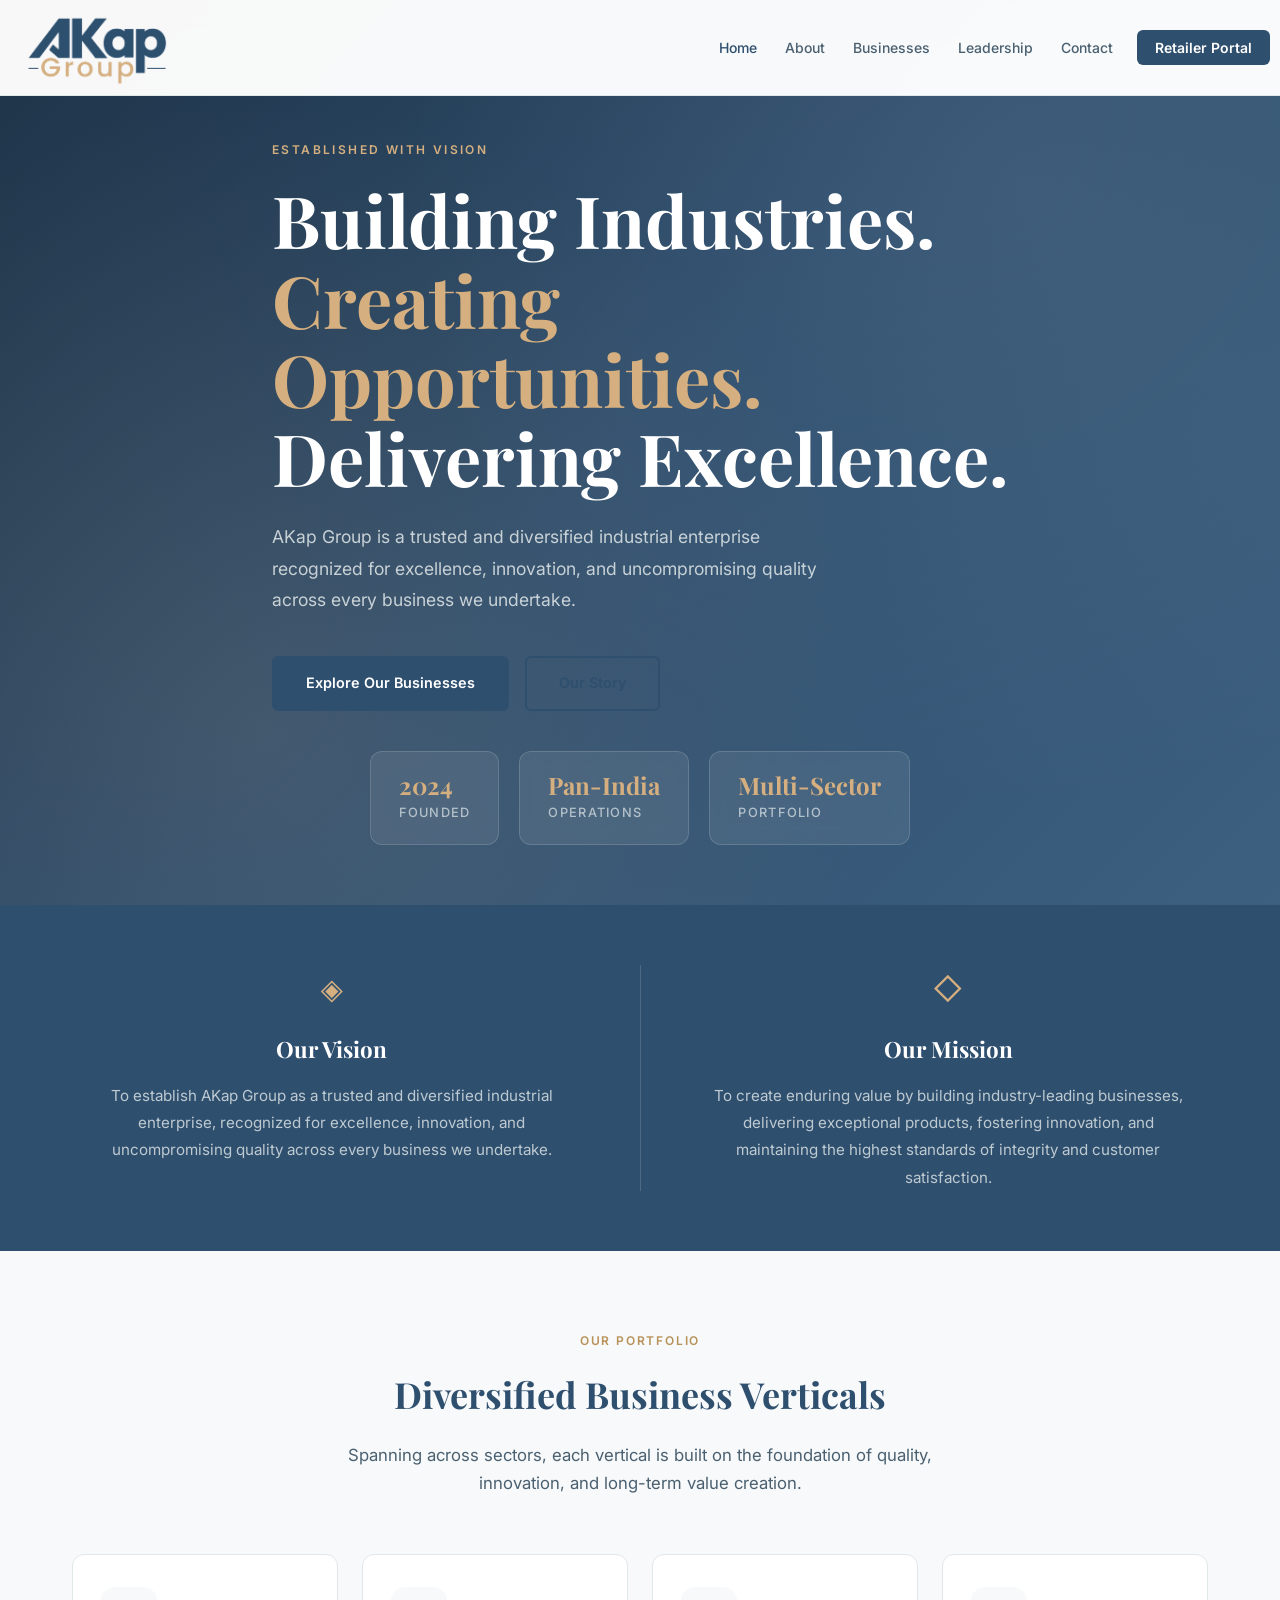
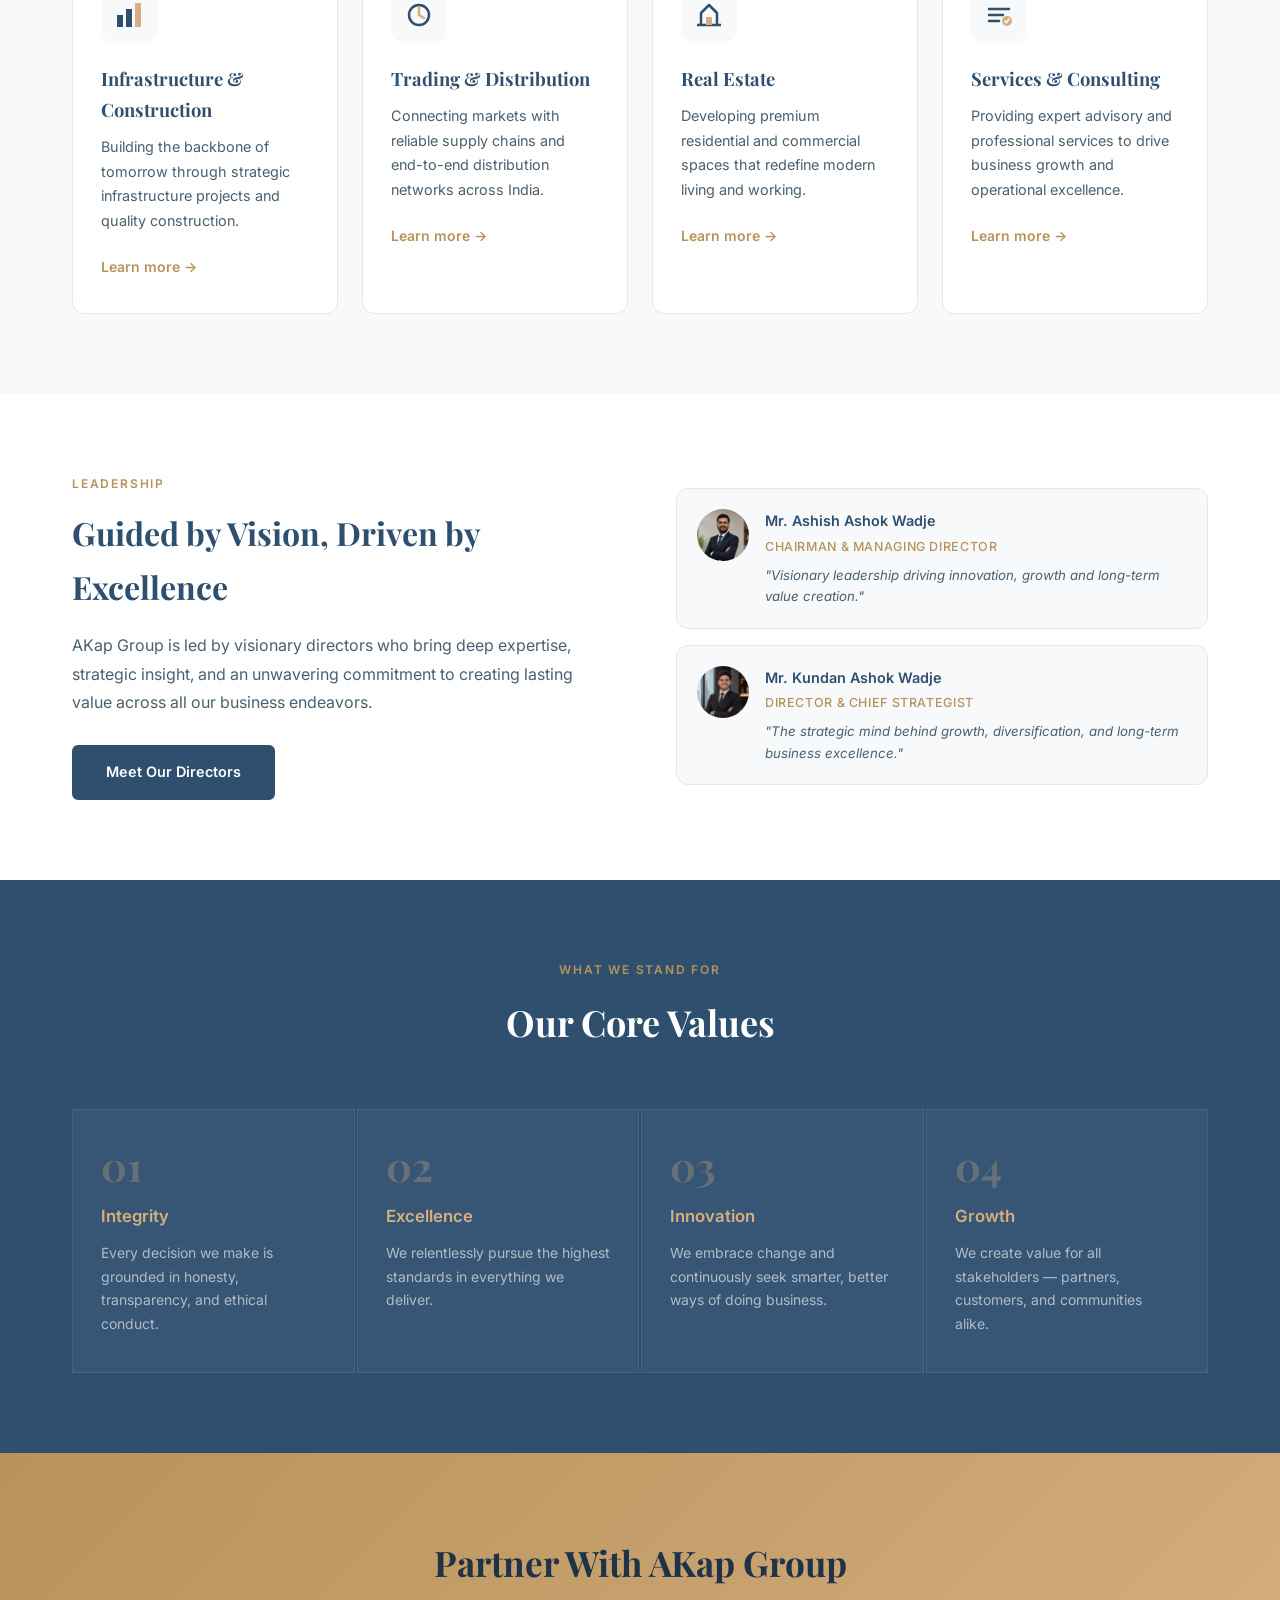
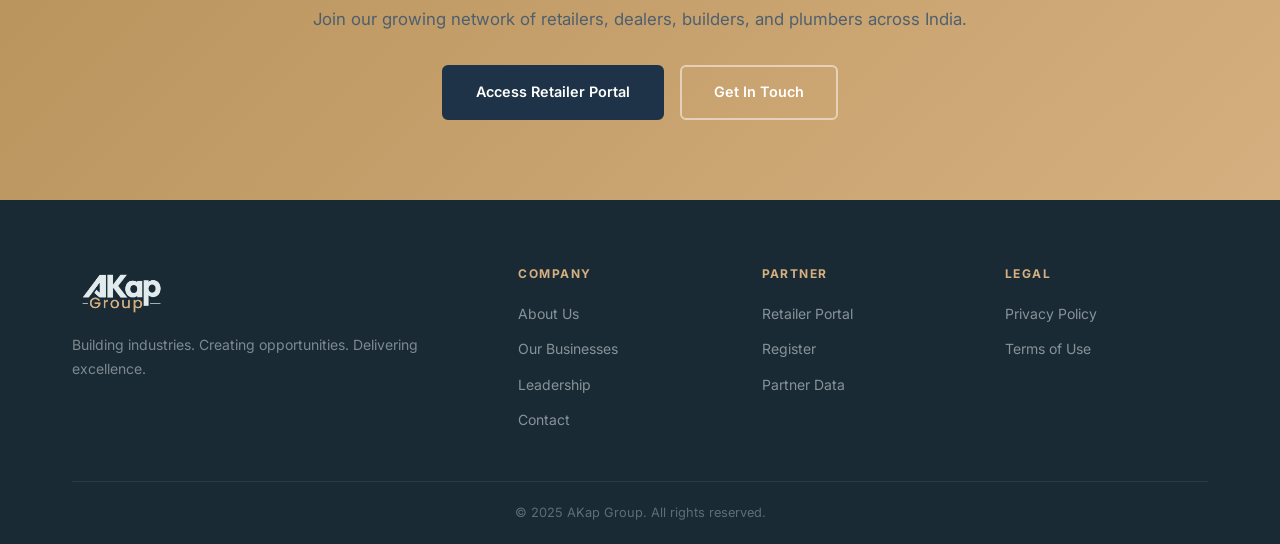
<file: index.html>
<!DOCTYPE html>
<html lang="en">
<head>
<meta charset="UTF-8">
<meta name="viewport" content="width=device-width, initial-scale=1.0">
<title>AKap Group | Building Industries. Creating Opportunities.</title>
<link rel="preconnect" href="https://fonts.googleapis.com">
<link href="https://fonts.googleapis.com/css2?family=Inter:wght@300;400;500;600;700&family=Playfair+Display:wght@400;600;700&display=swap" rel="stylesheet">
<link rel="stylesheet" href="style.css">
</head>
<body>

<!-- Navigation -->
<nav class="navbar" id="navbar">
  <div class="nav-container">
   <a href="index.html" class="nav-logo">
    <img src="images/logo-light.png" alt="AKap Group" class="site-logo">
</a>
    <button class="hamburger" id="hamburger" aria-label="Toggle menu">
      <span></span><span></span><span></span>
    </button>
    <ul class="nav-links" id="navLinks">
      <li><a href="index.html" class="active">Home</a></li>
      <li><a href="about.html">About</a></li>
      <li><a href="businesses.html">Businesses</a></li>
      <li><a href="directors.html">Leadership</a></li>
      <li><a href="contact.html">Contact</a></li>
      <li><a href="retailer-portal.html" class="nav-portal-btn">Retailer Portal</a></li>
    </ul>
  </div>
</nav>

<!-- Hero Section -->
<section class="hero">
  <div class="hero-bg-pattern"></div>
  <div class="hero-content">
    <div class="hero-eyebrow">Established with Vision</div>
    <h1 class="hero-title">
      Building Industries.<br>
      <span class="hero-title-accent">Creating Opportunities.</span><br>
      Delivering Excellence.
    </h1>
    <p class="hero-subtitle">AKap Group is a trusted and diversified industrial enterprise recognized for excellence, innovation, and uncompromising quality across every business we undertake.</p>
    <div class="hero-actions">
      <a href="businesses.html" class="btn-primary">Explore Our Businesses</a>
      <a href="about.html" class="btn-secondary">Our Story</a>
    </div>
  </div>
  <div class="hero-visual">
    <div class="hero-stat-card">
      <div class="stat-number">2024</div>
      <div class="stat-label">Founded</div>
    </div>
    <div class="hero-stat-card">
      <div class="stat-number">Pan-India</div>
      <div class="stat-label">Operations</div>
    </div>
    <div class="hero-stat-card">
      <div class="stat-number">Multi-Sector</div>
      <div class="stat-label">Portfolio</div>
    </div>
  </div>
</section>

<!-- Mission & Vision Strip -->
<section class="mission-strip">
  <div class="container">
    <div class="mission-grid">
      <div class="mission-card">
        <div class="mission-icon">◈</div>
        <h3>Our Vision</h3>
        <p>To establish AKap Group as a trusted and diversified industrial enterprise, recognized for excellence, innovation, and uncompromising quality across every business we undertake.</p>
      </div>
      <div class="mission-divider"></div>
      <div class="mission-card">
        <div class="mission-icon">◇</div>
        <h3>Our Mission</h3>
        <p>To create enduring value by building industry-leading businesses, delivering exceptional products, fostering innovation, and maintaining the highest standards of integrity and customer satisfaction.</p>
      </div>
    </div>
  </div>
</section>

<!-- Business Verticals -->
<section class="section businesses-section">
  <div class="container">
    <div class="section-header">
      <div class="section-eyebrow">Our Portfolio</div>
      <h2>Diversified Business Verticals</h2>
      <p>Spanning across sectors, each vertical is built on the foundation of quality, innovation, and long-term value creation.</p>
    </div>
    <div class="business-grid">
      <div class="business-card">
        <div class="business-icon-wrap">
          <svg width="32" height="32" viewBox="0 0 32 32" fill="none"><rect x="4" y="16" width="6" height="12" fill="#2F4F6F"/><rect x="13" y="10" width="6" height="18" fill="#2F4F6F"/><rect x="22" y="4" width="6" height="24" fill="#D5AF7F"/></svg>
        </div>
        <h3>Infrastructure & Construction</h3>
        <p>Building the backbone of tomorrow through strategic infrastructure projects and quality construction.</p>
        <a href="businesses.html" class="card-link">Learn more →</a>
      </div>
      <div class="business-card">
        <div class="business-icon-wrap">
          <svg width="32" height="32" viewBox="0 0 32 32" fill="none"><circle cx="16" cy="16" r="10" stroke="#2F4F6F" stroke-width="2.5"/><path d="M16 8v8l5 3" stroke="#D5AF7F" stroke-width="2.5" stroke-linecap="round"/></svg>
        </div>
        <h3>Trading & Distribution</h3>
        <p>Connecting markets with reliable supply chains and end-to-end distribution networks across India.</p>
        <a href="businesses.html" class="card-link">Learn more →</a>
      </div>
      <div class="business-card">
        <div class="business-icon-wrap">
          <svg width="32" height="32" viewBox="0 0 32 32" fill="none"><path d="M4 26h24M8 26V14l8-8 8 8v12" stroke="#2F4F6F" stroke-width="2.5" stroke-linejoin="round"/><rect x="13" y="18" width="6" height="8" fill="#D5AF7F"/></svg>
        </div>
        <h3>Real Estate</h3>
        <p>Developing premium residential and commercial spaces that redefine modern living and working.</p>
        <a href="businesses.html" class="card-link">Learn more →</a>
      </div>
      <div class="business-card">
        <div class="business-icon-wrap">
          <svg width="32" height="32" viewBox="0 0 32 32" fill="none"><path d="M6 10h20M6 16h14M6 22h10" stroke="#2F4F6F" stroke-width="2.5" stroke-linecap="round"/><circle cx="24" cy="22" r="5" fill="#D5AF7F"/><path d="M22 22l1.5 1.5L26 20" stroke="white" stroke-width="1.5" stroke-linecap="round"/></svg>
        </div>
        <h3>Services & Consulting</h3>
        <p>Providing expert advisory and professional services to drive business growth and operational excellence.</p>
        <a href="businesses.html" class="card-link">Learn more →</a>
      </div>
    </div>
  </div>
</section>

<!-- Leadership Teaser -->
<section class="section leadership-teaser">
  <div class="container">
    <div class="leadership-inner">
      <div class="leadership-text">
        <div class="section-eyebrow">Leadership</div>
        <h2>Guided by Vision, Driven by Excellence</h2>
        <p>AKap Group is led by visionary directors who bring deep expertise, strategic insight, and an unwavering commitment to creating lasting value across all our business endeavors.</p>
        <a href="directors.html" class="btn-primary">Meet Our Directors</a>
      </div>
      <div class="leadership-cards">
        <div class="leader-preview-card">
          <img src="images/ashish.png"
     class="leader-avatar-img"
     alt="Ashish">
          <div class="leader-info">
            <div class="leader-name">Mr. Ashish Ashok Wadje</div>
            <div class="leader-title">Chairman & Managing Director</div>
            <div class="leader-quote">"Visionary leadership driving innovation, growth and long-term value creation."</div>
          </div>
        </div>
        <div class="leader-preview-card">
          <img src="images/kundan.png"
     class="leader-avatar-img"
     alt="Kundan">
          <div class="leader-info">
            <div class="leader-name">Mr. Kundan Ashok Wadje</div>
            <div class="leader-title">Director & Chief Strategist</div>
            <div class="leader-quote">"The strategic mind behind growth, diversification, and long-term business excellence."</div>
          </div>
        </div>
      </div>
    </div>
  </div>
</section>

<!-- Values Section -->
<section class="section values-section">
  <div class="container">
    <div class="section-header">
      <div class="section-eyebrow">What We Stand For</div>
      <h2>Our Core Values</h2>
    </div>
    <div class="values-grid">
      <div class="value-item">
        <div class="value-number">01</div>
        <h4>Integrity</h4>
        <p>Every decision we make is grounded in honesty, transparency, and ethical conduct.</p>
      </div>
      <div class="value-item">
        <div class="value-number">02</div>
        <h4>Excellence</h4>
        <p>We relentlessly pursue the highest standards in everything we deliver.</p>
      </div>
      <div class="value-item">
        <div class="value-number">03</div>
        <h4>Innovation</h4>
        <p>We embrace change and continuously seek smarter, better ways of doing business.</p>
      </div>
      <div class="value-item">
        <div class="value-number">04</div>
        <h4>Growth</h4>
        <p>We create value for all stakeholders — partners, customers, and communities alike.</p>
      </div>
    </div>
  </div>
</section>

<!-- CTA Section -->
<section class="cta-section">
  <div class="container">
    <div class="cta-inner">
      <h2>Partner With AKap Group</h2>
      <p>Join our growing network of retailers, dealers, builders, and plumbers across India.</p>
      <div class="cta-actions">
        <a href="retailer-portal.html" class="btn-primary">Access Retailer Portal</a>
        <a href="contact.html" class="btn-secondary-light">Get In Touch</a>
      </div>
    </div>
  </div>
</section>

<!-- Footer -->
<footer class="footer">
  <div class="container">
    <div class="footer-grid">
      <div class="footer-brand">
        <div class="footer-logo">
    <img src="images/logo-dark.png" class="footer-logo-img" alt="AKap Group">
</div>
        <p>Building industries. Creating opportunities. Delivering excellence.</p>
      </div>
      <div class="footer-links">
        <h5>Company</h5>
        <ul>
          <li><a href="about.html">About Us</a></li>
          <li><a href="businesses.html">Our Businesses</a></li>
          <li><a href="directors.html">Leadership</a></li>
          <li><a href="contact.html">Contact</a></li>
        </ul>
      </div>
      <div class="footer-links">
        <h5>Partner</h5>
        <ul>
          <li><a href="retailer-portal.html">Retailer Portal</a></li>
          <li><a href="retailer-portal.html#register">Register</a></li>
          <li><a href="retailer-portal.html#data">Partner Data</a></li>
        </ul>
      </div>
      <div class="footer-links">
        <h5>Legal</h5>
        <ul>
          <li><a href="#">Privacy Policy</a></li>
          <li><a href="#">Terms of Use</a></li>
        </ul>
      </div>
    </div>
    <div class="footer-bottom">
      <p>© 2025 AKap Group. All rights reserved.</p>
    </div>
  </div>
</footer>

<script src="main.js"></script>
</body>
</html>
</file>
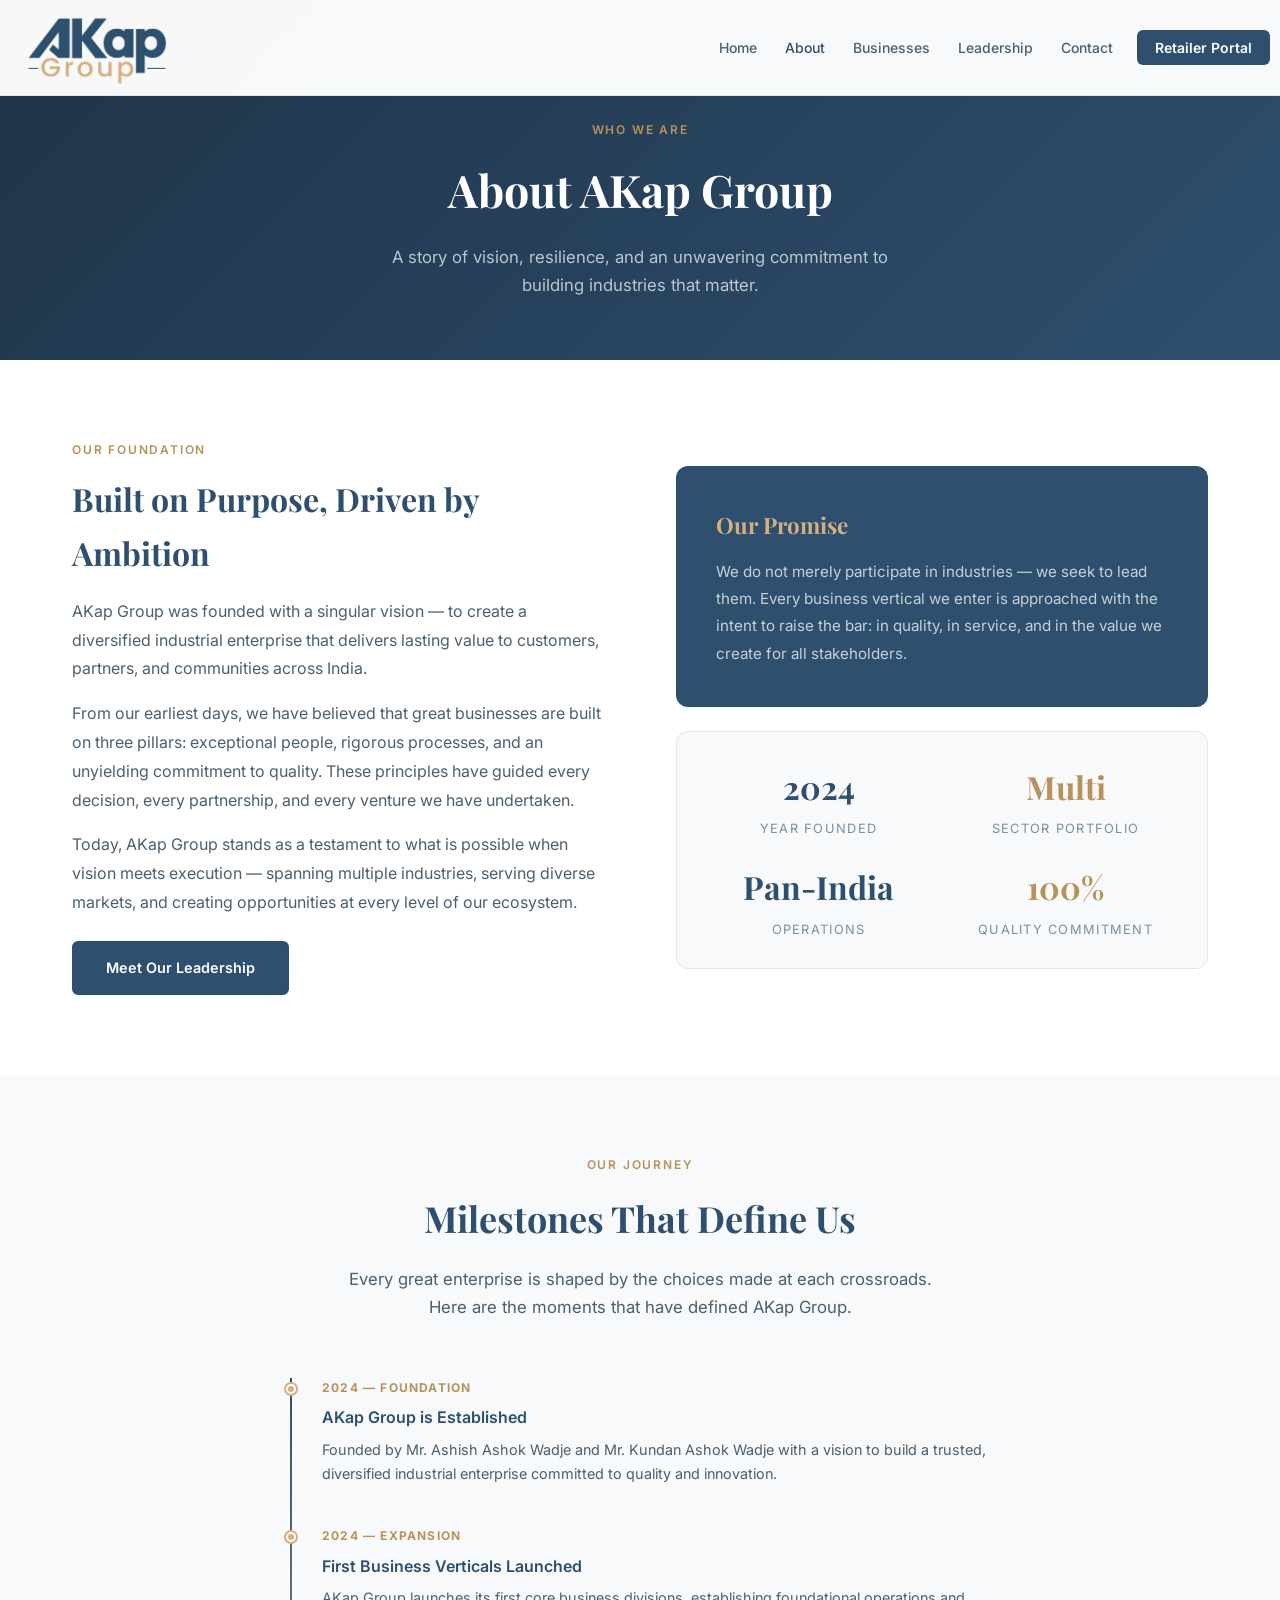
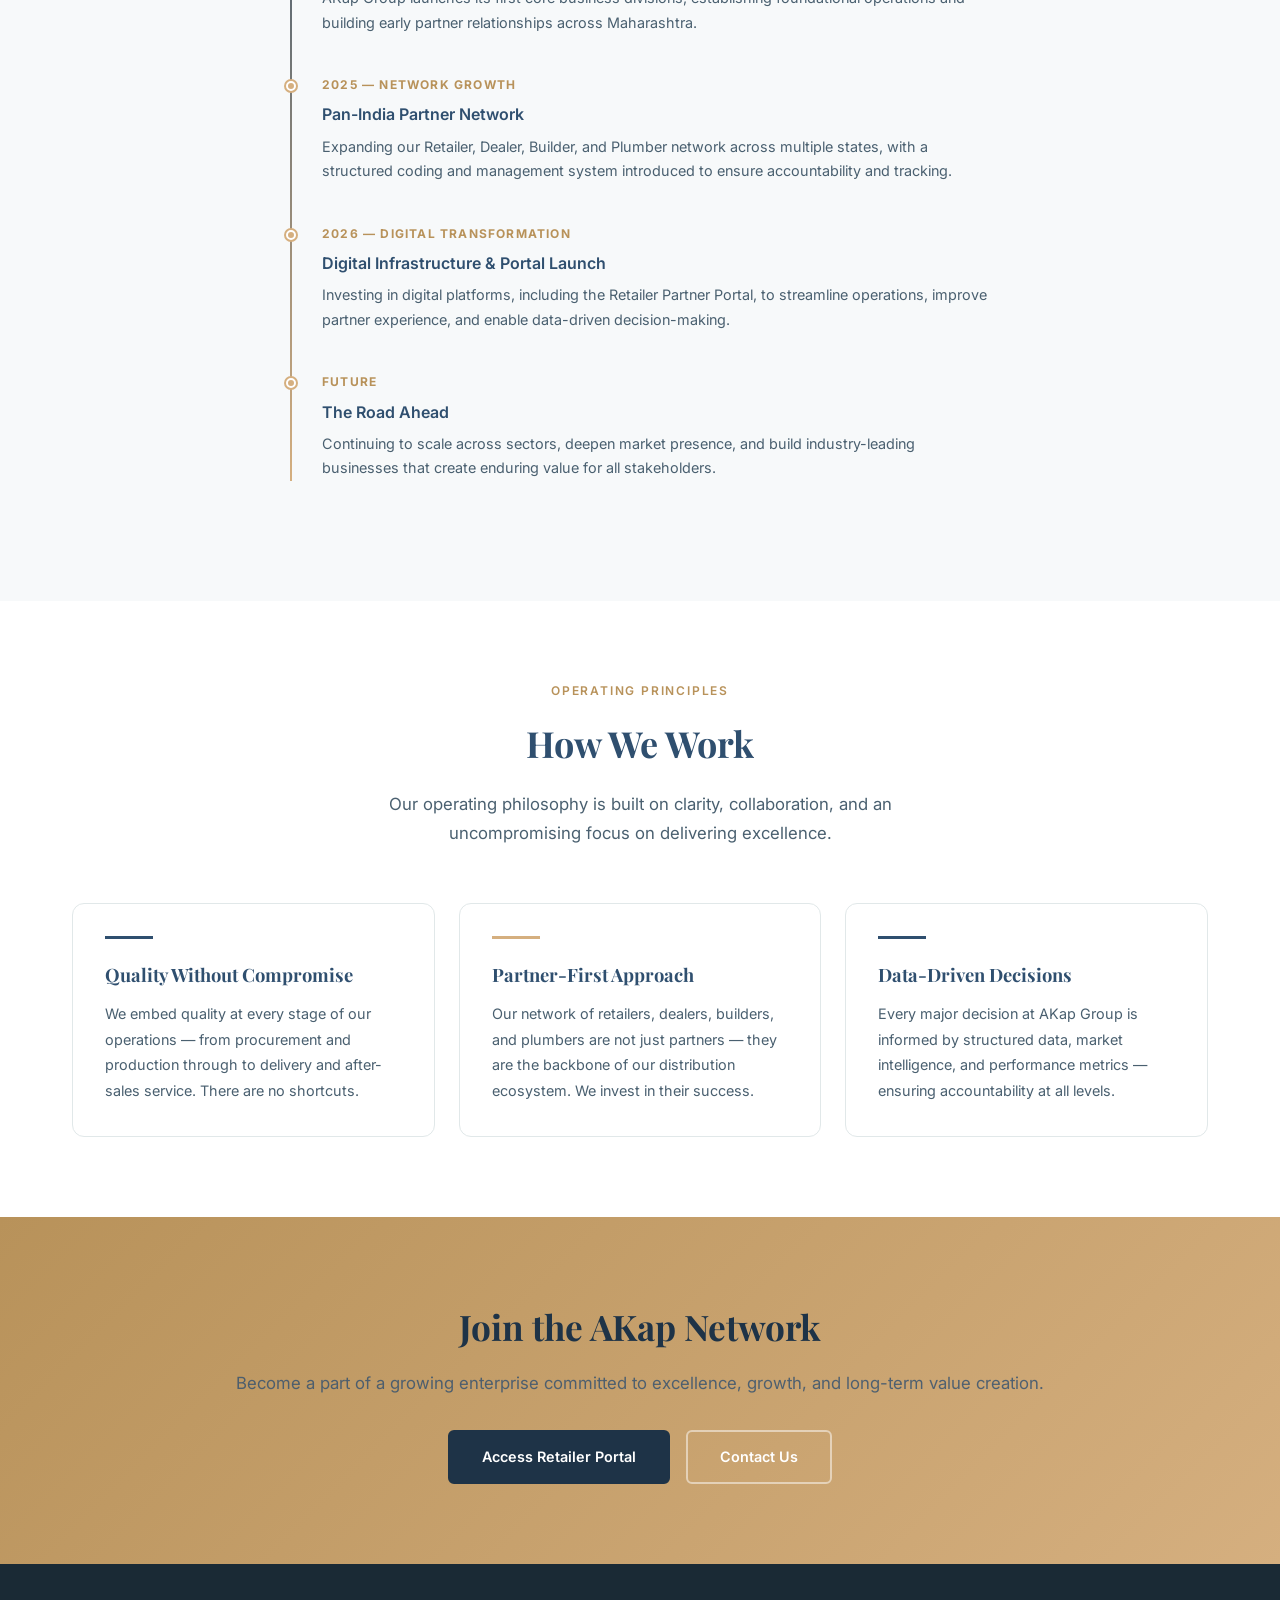
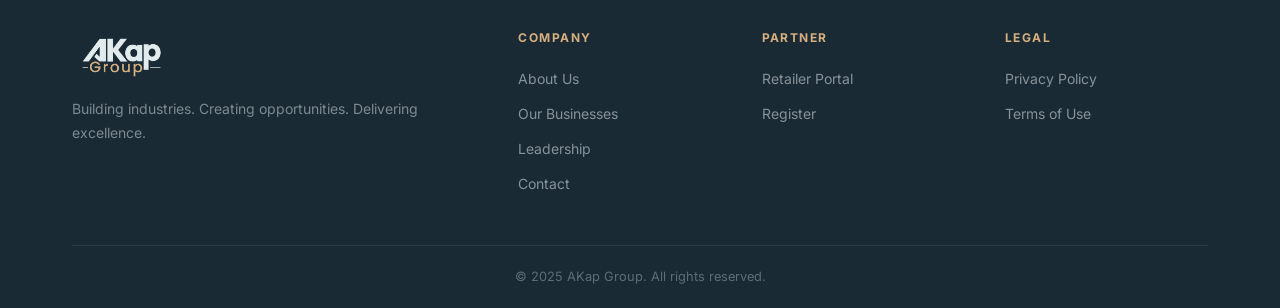
<file: about.html>
<!DOCTYPE html>
<html lang="en">
<head>
<meta charset="UTF-8">
<meta name="viewport" content="width=device-width, initial-scale=1.0">
<title>About Us | AKap Group</title>
<link rel="preconnect" href="https://fonts.googleapis.com">
<link href="https://fonts.googleapis.com/css2?family=Inter:wght@300;400;500;600;700&family=Playfair+Display:wght@400;600;700&display=swap" rel="stylesheet">
<link rel="stylesheet" href="style.css">
</head>
<body>

<nav class="navbar" id="navbar">
  <div class="nav-container">
    <a href="index.html" class="nav-logo">
    <img src="images/logo-light.png" alt="AKap Group" class="site-logo">
</a>
    <button class="hamburger" id="hamburger" aria-label="Toggle menu"><span></span><span></span><span></span></button>
    <ul class="nav-links" id="navLinks">
      <li><a href="index.html">Home</a></li>
      <li><a href="about.html" class="active">About</a></li>
      <li><a href="businesses.html">Businesses</a></li>
      <li><a href="directors.html">Leadership</a></li>
      <li><a href="contact.html">Contact</a></li>
      <li><a href="retailer-portal.html" class="nav-portal-btn">Retailer Portal</a></li>
    </ul>
  </div>
</nav>

<section class="page-hero">
  <div class="container">
    <div class="section-eyebrow">Who We Are</div>
    <h1>About AKap Group</h1>
    <p>A story of vision, resilience, and an unwavering commitment to building industries that matter.</p>
  </div>
</section>

<section class="section">
  <div class="container">
    <div class="about-intro">
      <div class="about-text">
        <div class="section-eyebrow">Our Foundation</div>
        <h2>Built on Purpose, Driven by Ambition</h2>
        <p>AKap Group was founded with a singular vision — to create a diversified industrial enterprise that delivers lasting value to customers, partners, and communities across India.</p>
        <p>From our earliest days, we have believed that great businesses are built on three pillars: exceptional people, rigorous processes, and an unyielding commitment to quality. These principles have guided every decision, every partnership, and every venture we have undertaken.</p>
        <p>Today, AKap Group stands as a testament to what is possible when vision meets execution — spanning multiple industries, serving diverse markets, and creating opportunities at every level of our ecosystem.</p>
        <a href="directors.html" class="btn-primary" style="margin-top: 8px;">Meet Our Leadership</a>
      </div>
      <div>
        <div class="about-highlight">
          <h3>Our Promise</h3>
          <p>We do not merely participate in industries — we seek to lead them. Every business vertical we enter is approached with the intent to raise the bar: in quality, in service, and in the value we create for all stakeholders.</p>
        </div>
        <div style="margin-top: 24px; background: var(--off-white); border: 1px solid var(--silver); border-radius: var(--radius-md); padding: 28px;">
          <div style="display: grid; grid-template-columns: 1fr 1fr; gap: 20px; text-align: center;">
            <div>
              <div style="font-family: var(--font-display); font-size: 2rem; font-weight: 700; color: var(--navy);">2024</div>
              <div style="font-size: 0.8rem; color: var(--text-light); text-transform: uppercase; letter-spacing: 0.1em; margin-top: 4px;">Year Founded</div>
            </div>
            <div>
              <div style="font-family: var(--font-display); font-size: 2rem; font-weight: 700; color: var(--gold-dark);">Multi</div>
              <div style="font-size: 0.8rem; color: var(--text-light); text-transform: uppercase; letter-spacing: 0.1em; margin-top: 4px;">Sector Portfolio</div>
            </div>
            <div>
              <div style="font-family: var(--font-display); font-size: 2rem; font-weight: 700; color: var(--navy);">Pan-India</div>
              <div style="font-size: 0.8rem; color: var(--text-light); text-transform: uppercase; letter-spacing: 0.1em; margin-top: 4px;">Operations</div>
            </div>
            <div>
              <div style="font-family: var(--font-display); font-size: 2rem; font-weight: 700; color: var(--gold-dark);">100%</div>
              <div style="font-size: 0.8rem; color: var(--text-light); text-transform: uppercase; letter-spacing: 0.1em; margin-top: 4px;">Quality Commitment</div>
            </div>
          </div>
        </div>
      </div>
    </div>
  </div>
</section>

<section class="section" style="background: var(--off-white);">
  <div class="container">
    <div class="section-header">
      <div class="section-eyebrow">Our Journey</div>
      <h2>Milestones That Define Us</h2>
      <p>Every great enterprise is shaped by the choices made at each crossroads. Here are the moments that have defined AKap Group.</p>
    </div>
    <div style="max-width: 700px; margin: 0 auto;">
      <div class="timeline">
        <div class="timeline-item">
          <div class="timeline-year">2024 — Foundation</div>
          <h4>AKap Group is Established</h4>
          <p>Founded by Mr. Ashish Ashok Wadje and Mr. Kundan Ashok Wadje with a vision to build a trusted, diversified industrial enterprise committed to quality and innovation.</p>
        </div>
        <div class="timeline-item">
          <div class="timeline-year">2024 — Expansion</div>
          <h4>First Business Verticals Launched</h4>
          <p>AKap Group launches its first core business divisions, establishing foundational operations and building early partner relationships across Maharashtra.</p>
        </div>
        <div class="timeline-item">
          <div class="timeline-year">2025 — Network Growth</div>
          <h4>Pan-India Partner Network</h4>
          <p>Expanding our Retailer, Dealer, Builder, and Plumber network across multiple states, with a structured coding and management system introduced to ensure accountability and tracking.</p>
        </div>
        <div class="timeline-item">
          <div class="timeline-year">2026 — Digital Transformation</div>
          <h4>Digital Infrastructure &amp; Portal Launch</h4>
          <p>Investing in digital platforms, including the Retailer Partner Portal, to streamline operations, improve partner experience, and enable data-driven decision-making.</p>
        </div>
        <div class="timeline-item">
          <div class="timeline-year">Future</div>
          <h4>The Road Ahead</h4>
          <p>Continuing to scale across sectors, deepen market presence, and build industry-leading businesses that create enduring value for all stakeholders.</p>
        </div>
      </div>
    </div>
  </div>
</section>

<section class="section">
  <div class="container">
    <div class="section-header">
      <div class="section-eyebrow">Operating Principles</div>
      <h2>How We Work</h2>
      <p>Our operating philosophy is built on clarity, collaboration, and an uncompromising focus on delivering excellence.</p>
    </div>
    <div style="display: grid; grid-template-columns: repeat(auto-fit, minmax(280px, 1fr)); gap: 24px;">
      <div style="background: var(--white); border: 1px solid var(--silver); border-radius: var(--radius-md); padding: 32px;">
        <div style="width: 48px; height: 3px; background: var(--navy); margin-bottom: 20px;"></div>
        <h4 style="font-family: var(--font-display); font-size: 1.15rem; color: var(--navy); margin-bottom: 10px;">Quality Without Compromise</h4>
        <p style="font-size: 0.9rem; color: var(--text-mid); line-height: 1.8;">We embed quality at every stage of our operations — from procurement and production through to delivery and after-sales service. There are no shortcuts.</p>
      </div>
      <div style="background: var(--white); border: 1px solid var(--silver); border-radius: var(--radius-md); padding: 32px;">
        <div style="width: 48px; height: 3px; background: var(--gold); margin-bottom: 20px;"></div>
        <h4 style="font-family: var(--font-display); font-size: 1.15rem; color: var(--navy); margin-bottom: 10px;">Partner-First Approach</h4>
        <p style="font-size: 0.9rem; color: var(--text-mid); line-height: 1.8;">Our network of retailers, dealers, builders, and plumbers are not just partners — they are the backbone of our distribution ecosystem. We invest in their success.</p>
      </div>
      <div style="background: var(--white); border: 1px solid var(--silver); border-radius: var(--radius-md); padding: 32px;">
        <div style="width: 48px; height: 3px; background: var(--navy); margin-bottom: 20px;"></div>
        <h4 style="font-family: var(--font-display); font-size: 1.15rem; color: var(--navy); margin-bottom: 10px;">Data-Driven Decisions</h4>
        <p style="font-size: 0.9rem; color: var(--text-mid); line-height: 1.8;">Every major decision at AKap Group is informed by structured data, market intelligence, and performance metrics — ensuring accountability at all levels.</p>
      </div>
    </div>
  </div>
</section>

<section class="cta-section">
  <div class="container">
    <div class="cta-inner">
      <h2>Join the AKap Network</h2>
      <p>Become a part of a growing enterprise committed to excellence, growth, and long-term value creation.</p>
      <div class="cta-actions">
        <a href="retailer-portal.html" class="btn-primary">Access Retailer Portal</a>
        <a href="contact.html" class="btn-secondary-light">Contact Us</a>
      </div>
    </div>
  </div>
</section>

<footer class="footer">
  <div class="container">
    <div class="footer-grid">
      <div class="footer-brand">
       <div class="footer-logo">
    <img src="images/logo-dark.png" class="footer-logo-img" alt="AKap Group">
</div>
        <p>Building industries. Creating opportunities. Delivering excellence.</p>
      </div>
      <div class="footer-links"><h5>Company</h5><ul><li><a href="about.html">About Us</a></li><li><a href="businesses.html">Our Businesses</a></li><li><a href="directors.html">Leadership</a></li><li><a href="contact.html">Contact</a></li></ul></div>
      <div class="footer-links"><h5>Partner</h5><ul><li><a href="retailer-portal.html">Retailer Portal</a></li><li><a href="retailer-portal.html#register">Register</a></li></ul></div>
      <div class="footer-links"><h5>Legal</h5><ul><li><a href="#">Privacy Policy</a></li><li><a href="#">Terms of Use</a></li></ul></div>
    </div>
    <div class="footer-bottom"><p>© 2025 AKap Group. All rights reserved.</p></div>
  </div>
</footer>

<script src="main.js"></script>
</body>
</html>
</file>
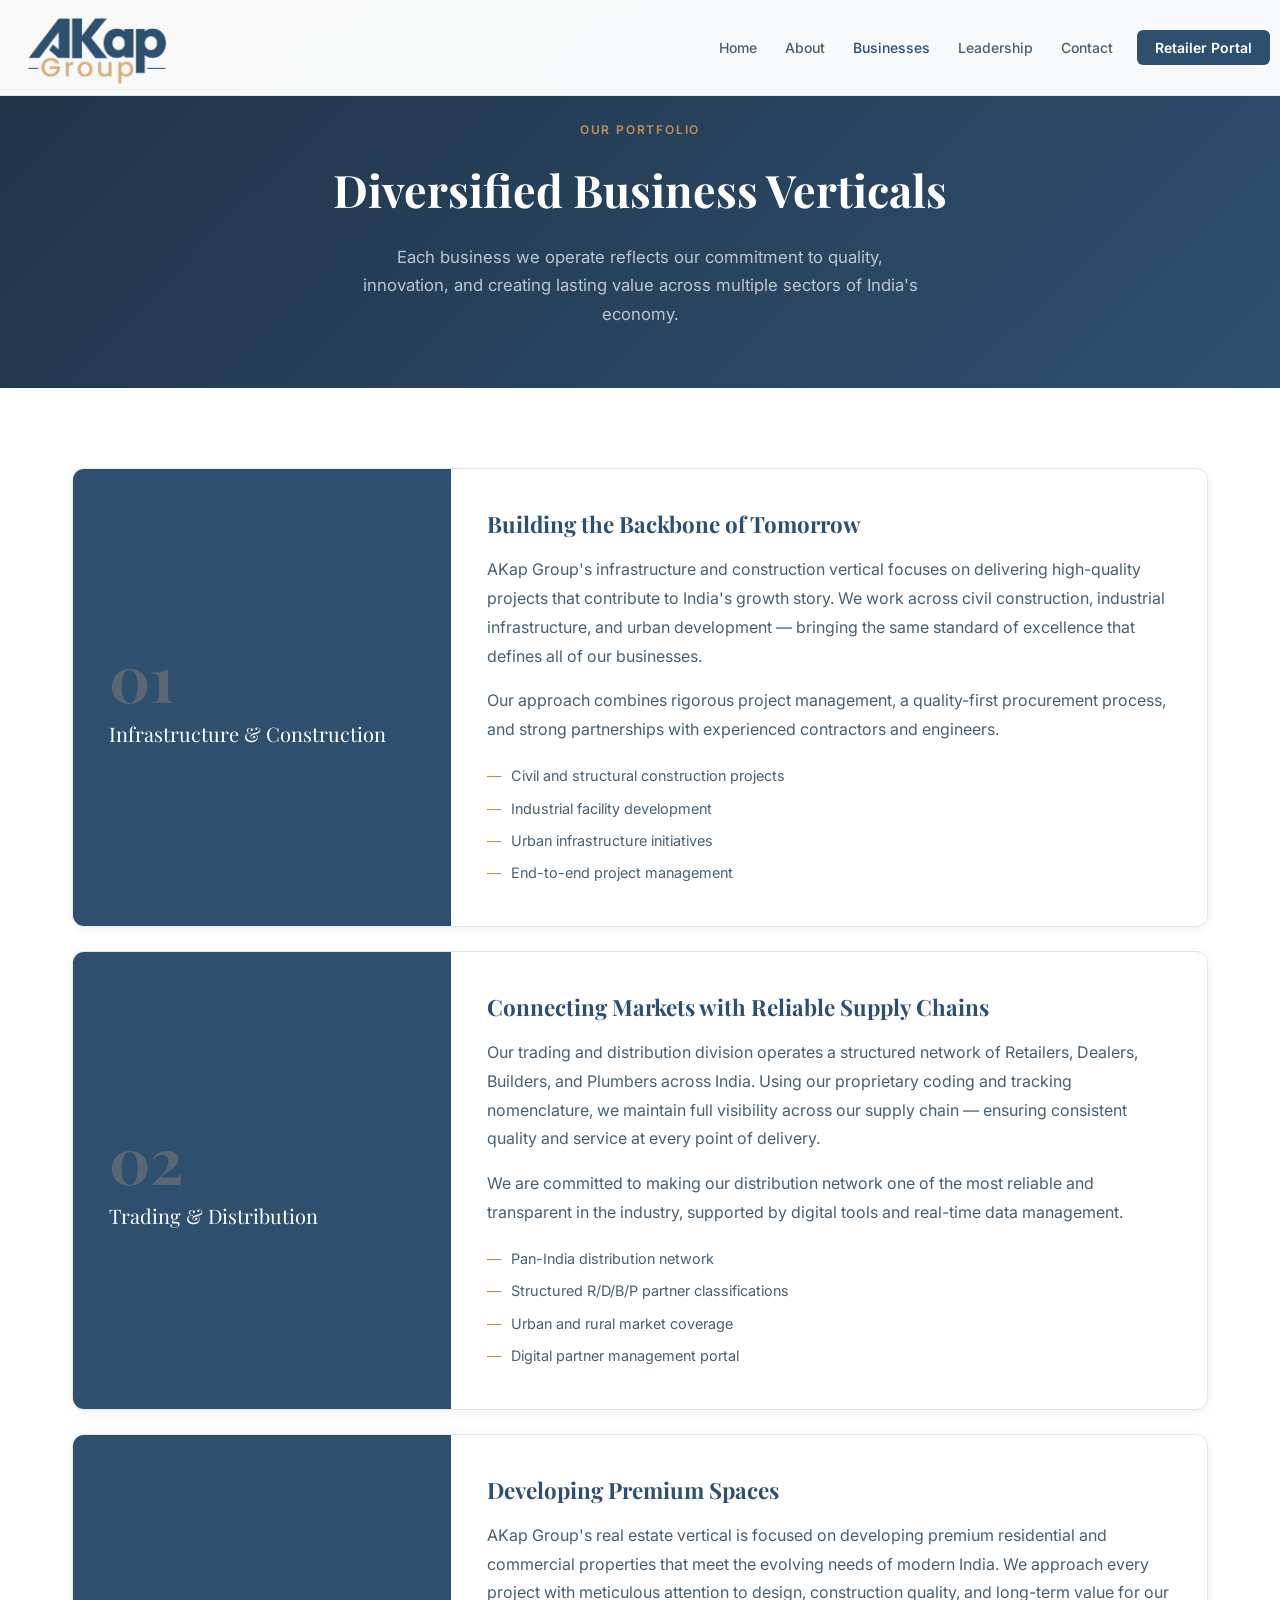
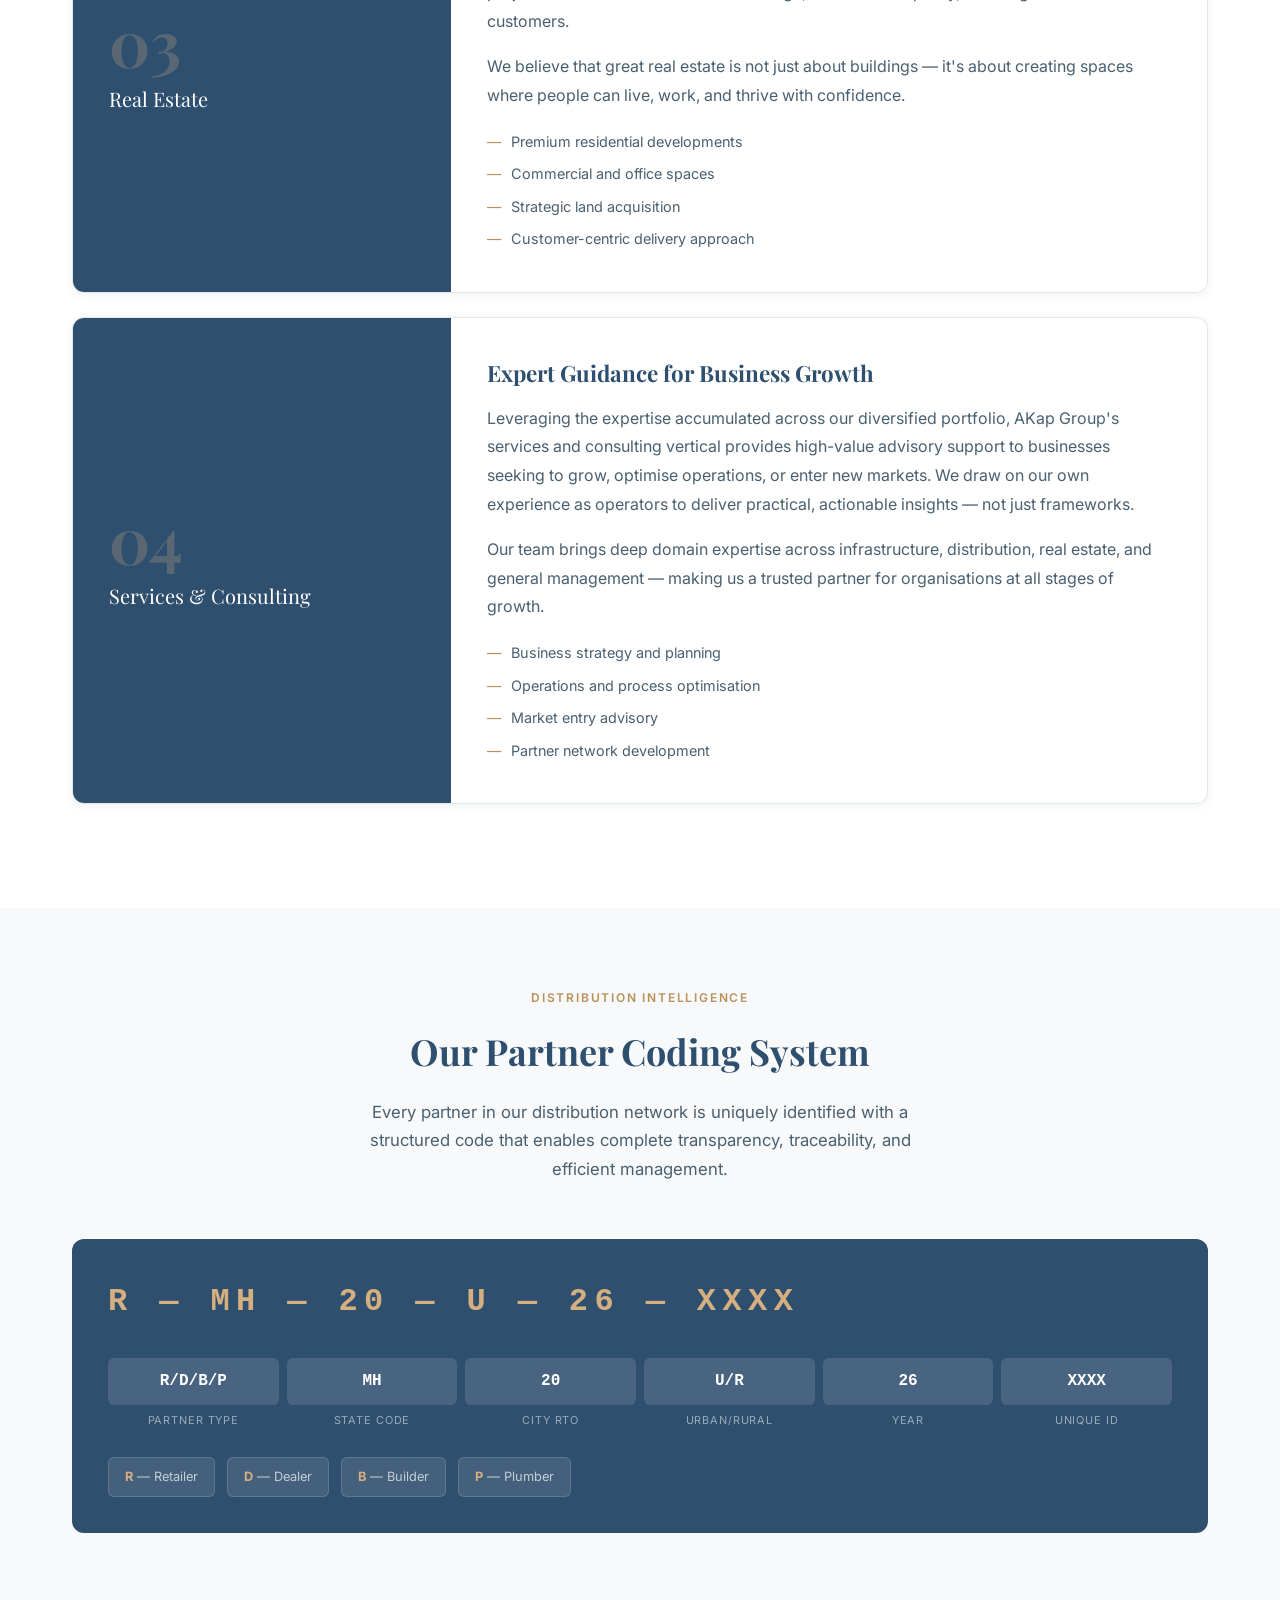
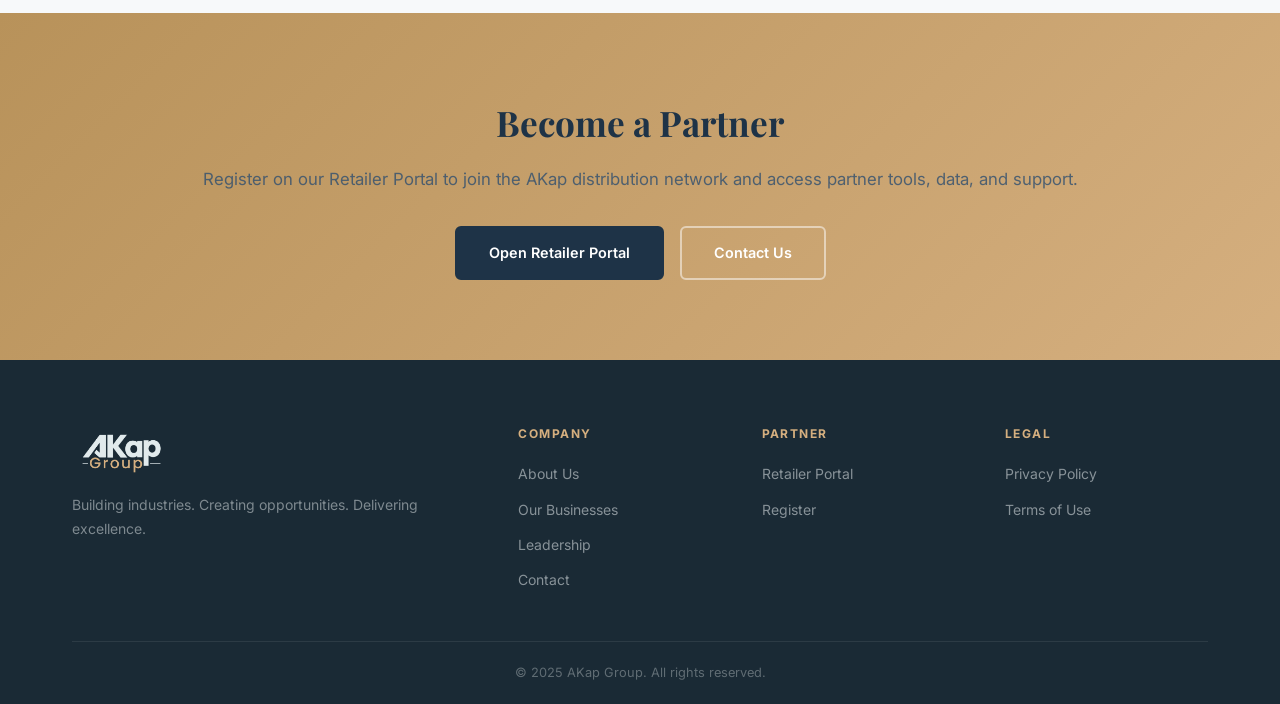
<file: businesses.html>
<!DOCTYPE html>
<html lang="en">
<head>
<meta charset="UTF-8">
<meta name="viewport" content="width=device-width, initial-scale=1.0">
<title>Our Businesses | AKap Group</title>
<link rel="preconnect" href="https://fonts.googleapis.com">
<link href="https://fonts.googleapis.com/css2?family=Inter:wght@300;400;500;600;700&family=Playfair+Display:wght@400;600;700&display=swap" rel="stylesheet">
<link rel="stylesheet" href="style.css">
</head>
<body>

<nav class="navbar" id="navbar">
  <div class="nav-container">
    <a href="index.html" class="nav-logo">
    <img src="images/logo-light.png" alt="AKap Group" class="site-logo">
</a>
    <button class="hamburger" id="hamburger" aria-label="Toggle menu"><span></span><span></span><span></span></button>
    <ul class="nav-links" id="navLinks">
      <li><a href="index.html">Home</a></li>
      <li><a href="about.html">About</a></li>
      <li><a href="businesses.html" class="active">Businesses</a></li>
      <li><a href="directors.html">Leadership</a></li>
      <li><a href="contact.html">Contact</a></li>
      <li><a href="retailer-portal.html" class="nav-portal-btn">Retailer Portal</a></li>
    </ul>
  </div>
</nav>

<section class="page-hero">
  <div class="container">
    <div class="section-eyebrow">Our Portfolio</div>
    <h1>Diversified Business Verticals</h1>
    <p>Each business we operate reflects our commitment to quality, innovation, and creating lasting value across multiple sectors of India's economy.</p>
  </div>
</section>

<section class="section">
  <div class="container">

    <div class="business-detail-card">
      <div class="business-detail-sidebar">
        <div class="business-detail-num">01</div>
        <div class="business-detail-name">Infrastructure &amp; Construction</div>
      </div>
      <div class="business-detail-content">
        <h3>Building the Backbone of Tomorrow</h3>
        <p>AKap Group's infrastructure and construction vertical focuses on delivering high-quality projects that contribute to India's growth story. We work across civil construction, industrial infrastructure, and urban development — bringing the same standard of excellence that defines all of our businesses.</p>
        <p>Our approach combines rigorous project management, a quality-first procurement process, and strong partnerships with experienced contractors and engineers.</p>
        <ul>
          <li>Civil and structural construction projects</li>
          <li>Industrial facility development</li>
          <li>Urban infrastructure initiatives</li>
          <li>End-to-end project management</li>
        </ul>
      </div>
    </div>

    <div class="business-detail-card">
      <div class="business-detail-sidebar">
        <div class="business-detail-num">02</div>
        <div class="business-detail-name">Trading &amp; Distribution</div>
      </div>
      <div class="business-detail-content">
        <h3>Connecting Markets with Reliable Supply Chains</h3>
        <p>Our trading and distribution division operates a structured network of Retailers, Dealers, Builders, and Plumbers across India. Using our proprietary coding and tracking nomenclature, we maintain full visibility across our supply chain — ensuring consistent quality and service at every point of delivery.</p>
        <p>We are committed to making our distribution network one of the most reliable and transparent in the industry, supported by digital tools and real-time data management.</p>
        <ul>
          <li>Pan-India distribution network</li>
          <li>Structured R/D/B/P partner classifications</li>
          <li>Urban and rural market coverage</li>
          <li>Digital partner management portal</li>
        </ul>
      </div>
    </div>

    <div class="business-detail-card">
      <div class="business-detail-sidebar">
        <div class="business-detail-num">03</div>
        <div class="business-detail-name">Real Estate</div>
      </div>
      <div class="business-detail-content">
        <h3>Developing Premium Spaces</h3>
        <p>AKap Group's real estate vertical is focused on developing premium residential and commercial properties that meet the evolving needs of modern India. We approach every project with meticulous attention to design, construction quality, and long-term value for our customers.</p>
        <p>We believe that great real estate is not just about buildings — it's about creating spaces where people can live, work, and thrive with confidence.</p>
        <ul>
          <li>Premium residential developments</li>
          <li>Commercial and office spaces</li>
          <li>Strategic land acquisition</li>
          <li>Customer-centric delivery approach</li>
        </ul>
      </div>
    </div>

    <div class="business-detail-card">
      <div class="business-detail-sidebar">
        <div class="business-detail-num">04</div>
        <div class="business-detail-name">Services &amp; Consulting</div>
      </div>
      <div class="business-detail-content">
        <h3>Expert Guidance for Business Growth</h3>
        <p>Leveraging the expertise accumulated across our diversified portfolio, AKap Group's services and consulting vertical provides high-value advisory support to businesses seeking to grow, optimise operations, or enter new markets. We draw on our own experience as operators to deliver practical, actionable insights — not just frameworks.</p>
        <p>Our team brings deep domain expertise across infrastructure, distribution, real estate, and general management — making us a trusted partner for organisations at all stages of growth.</p>
        <ul>
          <li>Business strategy and planning</li>
          <li>Operations and process optimisation</li>
          <li>Market entry advisory</li>
          <li>Partner network development</li>
        </ul>
      </div>
    </div>

  </div>
</section>

<!-- Partner Coding System -->
<section class="section" style="background: var(--off-white);">
  <div class="container">
    <div class="section-header">
      <div class="section-eyebrow">Distribution Intelligence</div>
      <h2>Our Partner Coding System</h2>
      <p>Every partner in our distribution network is uniquely identified with a structured code that enables complete transparency, traceability, and efficient management.</p>
    </div>
    <div class="nomenclature-box">
      <span class="nomen-code">R — MH — 20 — U — 26 — XXXX</span>
      <div class="nomen-breakdown">
        <div class="nomen-segment">
          <div class="nomen-seg-value">R/D/B/P</div>
          <div class="nomen-seg-label">Partner Type</div>
        </div>
        <div class="nomen-segment">
          <div class="nomen-seg-value">MH</div>
          <div class="nomen-seg-label">State Code</div>
        </div>
        <div class="nomen-segment">
          <div class="nomen-seg-value">20</div>
          <div class="nomen-seg-label">City RTO</div>
        </div>
        <div class="nomen-segment">
          <div class="nomen-seg-value">U/R</div>
          <div class="nomen-seg-label">Urban/Rural</div>
        </div>
        <div class="nomen-segment">
          <div class="nomen-seg-value">26</div>
          <div class="nomen-seg-label">Year</div>
        </div>
        <div class="nomen-segment">
          <div class="nomen-seg-value">XXXX</div>
          <div class="nomen-seg-label">Unique ID</div>
        </div>
      </div>
      <div style="margin-top: 28px; display: flex; gap: 12px; flex-wrap: wrap;">
        <div style="background: rgba(255,255,255,0.1); border: 1px solid rgba(255,255,255,0.15); border-radius: var(--radius-sm); padding: 8px 16px; font-size: 0.8rem; color: rgba(225,232,233,0.8);"><strong style="color: var(--gold);">R</strong> — Retailer</div>
        <div style="background: rgba(255,255,255,0.1); border: 1px solid rgba(255,255,255,0.15); border-radius: var(--radius-sm); padding: 8px 16px; font-size: 0.8rem; color: rgba(225,232,233,0.8);"><strong style="color: var(--gold);">D</strong> — Dealer</div>
        <div style="background: rgba(255,255,255,0.1); border: 1px solid rgba(255,255,255,0.15); border-radius: var(--radius-sm); padding: 8px 16px; font-size: 0.8rem; color: rgba(225,232,233,0.8);"><strong style="color: var(--gold);">B</strong> — Builder</div>
        <div style="background: rgba(255,255,255,0.1); border: 1px solid rgba(255,255,255,0.15); border-radius: var(--radius-sm); padding: 8px 16px; font-size: 0.8rem; color: rgba(225,232,233,0.8);"><strong style="color: var(--gold);">P</strong> — Plumber</div>
      </div>
    </div>
  </div>
</section>

<section class="cta-section">
  <div class="container">
    <div class="cta-inner">
      <h2>Become a Partner</h2>
      <p>Register on our Retailer Portal to join the AKap distribution network and access partner tools, data, and support.</p>
      <div class="cta-actions">
        <a href="retailer-portal.html" class="btn-primary">Open Retailer Portal</a>
        <a href="contact.html" class="btn-secondary-light">Contact Us</a>
      </div>
    </div>
  </div>
</section>

<footer class="footer">
  <div class="container">
    <div class="footer-grid">
      <div class="footer-brand">
        <div class="footer-logo">
    <img src="images/logo-dark.png" class="footer-logo-img" alt="AKap Group">
</div>
        <p>Building industries. Creating opportunities. Delivering excellence.</p>
      </div>
      <div class="footer-links"><h5>Company</h5><ul><li><a href="about.html">About Us</a></li><li><a href="businesses.html">Our Businesses</a></li><li><a href="directors.html">Leadership</a></li><li><a href="contact.html">Contact</a></li></ul></div>
      <div class="footer-links"><h5>Partner</h5><ul><li><a href="retailer-portal.html">Retailer Portal</a></li><li><a href="retailer-portal.html#register">Register</a></li></ul></div>
      <div class="footer-links"><h5>Legal</h5><ul><li><a href="#">Privacy Policy</a></li><li><a href="#">Terms of Use</a></li></ul></div>
    </div>
    <div class="footer-bottom"><p>© 2025 AKap Group. All rights reserved.</p></div>
  </div>
</footer>

<script src="main.js"></script>
</body>
</html>
</file>
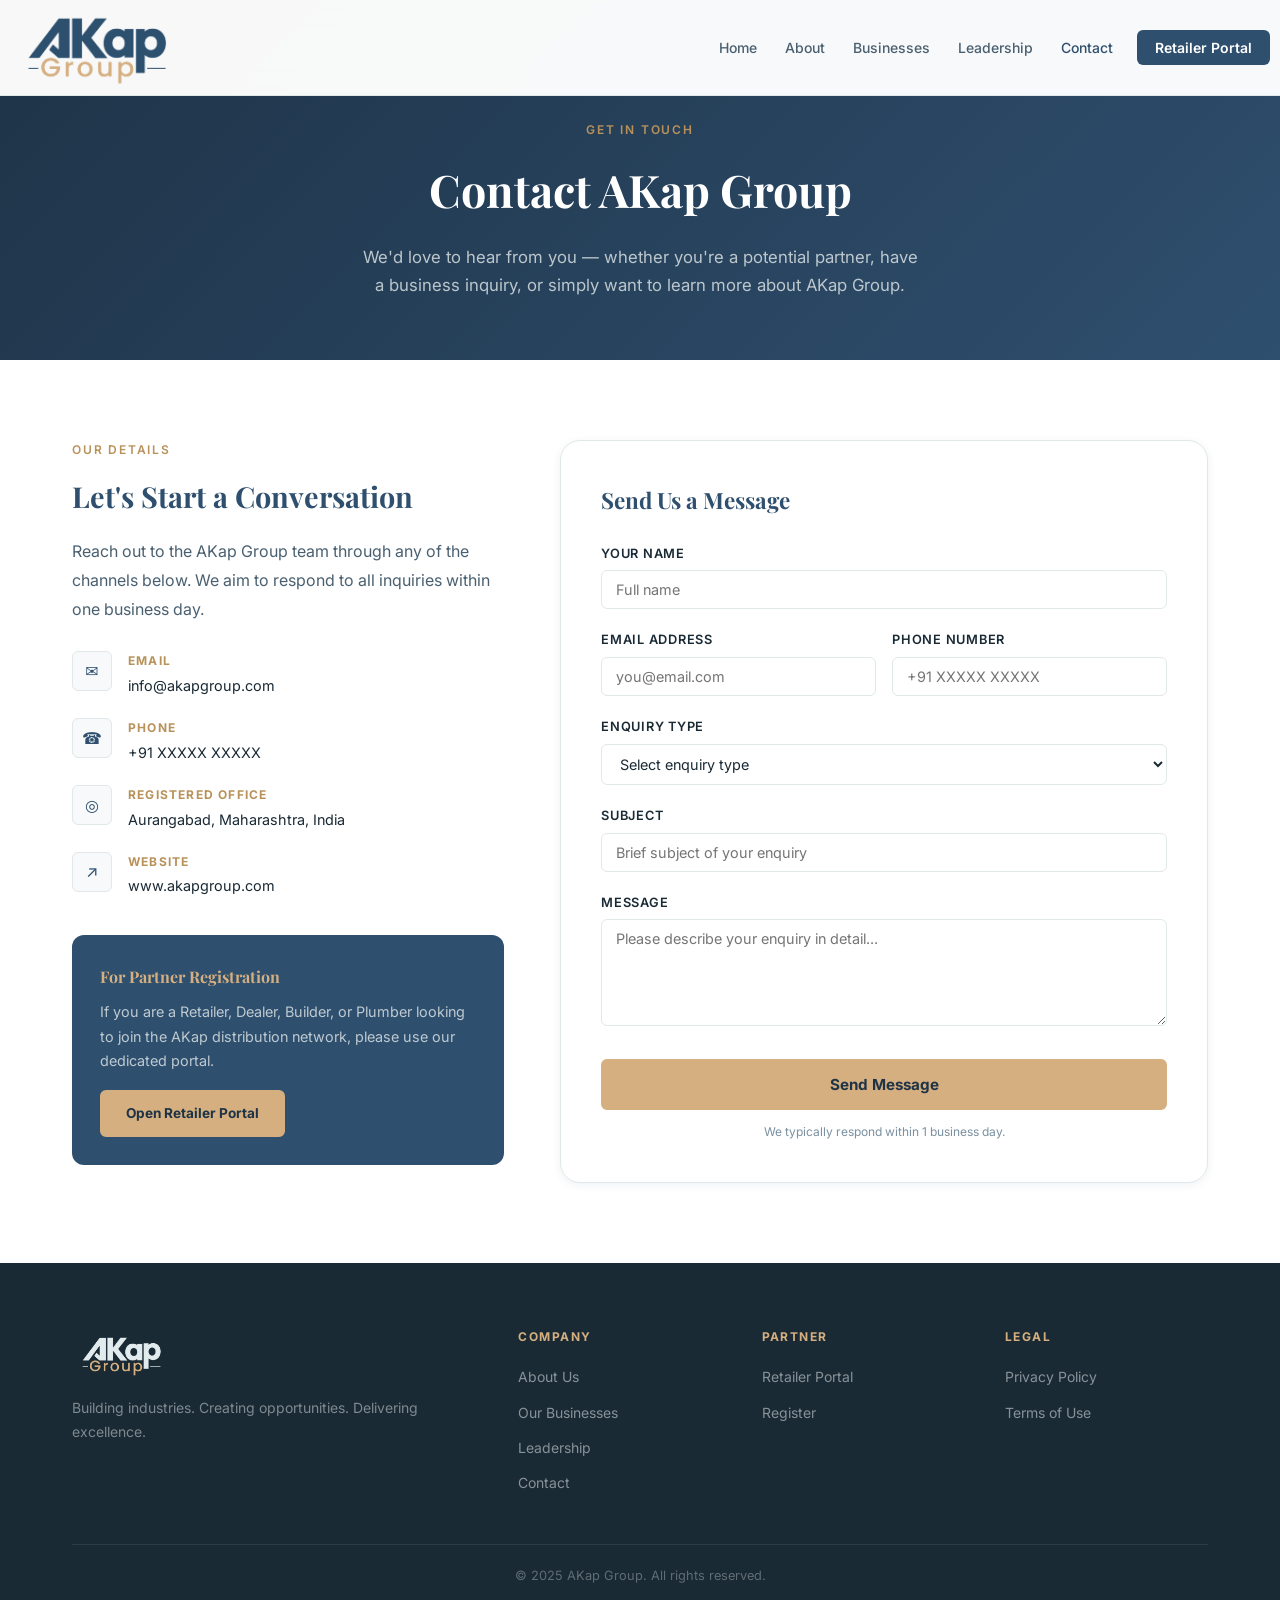
<file: contact.html>
<!DOCTYPE html>
<html lang="en">
<head>
<meta charset="UTF-8">
<meta name="viewport" content="width=device-width, initial-scale=1.0">
<title>Contact | AKap Group</title>
<link rel="preconnect" href="https://fonts.googleapis.com">
<link href="https://fonts.googleapis.com/css2?family=Inter:wght@300;400;500;600;700&family=Playfair+Display:wght@400;600;700&display=swap" rel="stylesheet">
<link rel="stylesheet" href="style.css">
</head>
<body>

<nav class="navbar" id="navbar">
  <div class="nav-container">
    <a href="index.html" class="nav-logo">
    <img src="images/logo-light.png" alt="AKap Group" class="site-logo">
</a>
    <button class="hamburger" id="hamburger" aria-label="Toggle menu"><span></span><span></span><span></span></button>
    <ul class="nav-links" id="navLinks">
      <li><a href="index.html">Home</a></li>
      <li><a href="about.html">About</a></li>
      <li><a href="businesses.html">Businesses</a></li>
      <li><a href="directors.html">Leadership</a></li>
      <li><a href="contact.html" class="active">Contact</a></li>
      <li><a href="retailer-portal.html" class="nav-portal-btn">Retailer Portal</a></li>
    </ul>
  </div>
</nav>

<section class="page-hero">
  <div class="container">
    <div class="section-eyebrow">Get In Touch</div>
    <h1>Contact AKap Group</h1>
    <p>We'd love to hear from you — whether you're a potential partner, have a business inquiry, or simply want to learn more about AKap Group.</p>
  </div>
</section>

<section class="section">
  <div class="container">
    <div class="contact-grid">
      <div class="contact-info">
        <div class="section-eyebrow">Our Details</div>
        <h2>Let's Start a Conversation</h2>
        <p>Reach out to the AKap Group team through any of the channels below. We aim to respond to all inquiries within one business day.</p>

        <div class="contact-item">
          <div class="contact-item-icon">✉</div>
          <div>
            <div class="contact-item-label">Email</div>
            <div class="contact-item-value">info@akapgroup.com</div>
          </div>
        </div>
        <div class="contact-item">
          <div class="contact-item-icon">☎</div>
          <div>
            <div class="contact-item-label">Phone</div>
            <div class="contact-item-value">+91 XXXXX XXXXX</div>
          </div>
        </div>
        <div class="contact-item">
          <div class="contact-item-icon">◎</div>
          <div>
            <div class="contact-item-label">Registered Office</div>
            <div class="contact-item-value">Aurangabad, Maharashtra, India</div>
          </div>
        </div>
        <div class="contact-item">
          <div class="contact-item-icon">↗</div>
          <div>
            <div class="contact-item-label">Website</div>
            <div class="contact-item-value">www.akapgroup.com</div>
          </div>
        </div>

        <div style="margin-top:36px;background:var(--navy);border-radius:var(--radius-md);padding:28px;">
          <h4 style="font-family:var(--font-display);color:var(--gold);margin-bottom:10px;">For Partner Registration</h4>
          <p style="font-size:0.9rem;color:rgba(225,232,233,0.8);line-height:1.7;margin-bottom:16px;">If you are a Retailer, Dealer, Builder, or Plumber looking to join the AKap distribution network, please use our dedicated portal.</p>
          <a href="retailer-portal.html" class="btn-gold" style="font-size:0.85rem;padding:10px 24px;">Open Retailer Portal</a>
        </div>
      </div>

      <div class="contact-form-wrap">
        <h3>Send Us a Message</h3>
        <div class="form-group">
          <label class="form-label">Your Name</label>
          <input class="form-input" type="text" id="cName" placeholder="Full name">
        </div>
        <div class="form-grid">
          <div class="form-group">
            <label class="form-label">Email Address</label>
            <input class="form-input" type="email" id="cEmail" placeholder="you@email.com">
          </div>
          <div class="form-group">
            <label class="form-label">Phone Number</label>
            <input class="form-input" type="tel" id="cPhone" placeholder="+91 XXXXX XXXXX">
          </div>
        </div>
        <div class="form-group">
          <label class="form-label">Enquiry Type</label>
          <select class="form-select" id="cType">
            <option value="">Select enquiry type</option>
            <option>Business Partnership</option>
            <option>Retailer / Dealer Registration</option>
            <option>Investor Relations</option>
            <option>Media / Press</option>
            <option>General Enquiry</option>
            <option>Other</option>
          </select>
        </div>
        <div class="form-group">
          <label class="form-label">Subject</label>
          <input class="form-input" type="text" id="cSubject" placeholder="Brief subject of your enquiry">
        </div>
        <div class="form-group">
          <label class="form-label">Message</label>
          <textarea class="form-input" id="cMessage" rows="5" placeholder="Please describe your enquiry in detail..." style="resize:vertical;"></textarea>
        </div>
        <button class="btn-gold" onclick="submitContact()" style="width:100%;padding:14px;font-size:0.95rem;margin-top:4px;">Send Message</button>
        <p style="font-size:0.75rem;color:var(--text-light);margin-top:12px;text-align:center;">We typically respond within 1 business day.</p>
      </div>
    </div>
  </div>
</section>

<div class="toast" id="toast"></div>

<footer class="footer">
  <div class="container">
    <div class="footer-grid">
      <div class="footer-brand">
        <div class="footer-logo">
    <img src="images/logo-dark.png" class="footer-logo-img" alt="AKap Group">
</div>
        <p>Building industries. Creating opportunities. Delivering excellence.</p>
      </div>
      <div class="footer-links"><h5>Company</h5><ul><li><a href="about.html">About Us</a></li><li><a href="businesses.html">Our Businesses</a></li><li><a href="directors.html">Leadership</a></li><li><a href="contact.html">Contact</a></li></ul></div>
      <div class="footer-links"><h5>Partner</h5><ul><li><a href="retailer-portal.html">Retailer Portal</a></li><li><a href="retailer-portal.html#register">Register</a></li></ul></div>
      <div class="footer-links"><h5>Legal</h5><ul><li><a href="#">Privacy Policy</a></li><li><a href="#">Terms of Use</a></li></ul></div>
    </div>
    <div class="footer-bottom"><p>© 2025 AKap Group. All rights reserved.</p></div>
  </div>
</footer>

<script src="main.js"></script>
<script>
function submitContact() {
  const name = document.getElementById('cName').value.trim();
  const email = document.getElementById('cEmail').value.trim();
  const msg = document.getElementById('cMessage').value.trim();
  if (!name || !email || !msg) {
    showToast('Please fill Name, Email and Message.', true);
    return;
  }
  const t = document.getElementById('toast');
  t.textContent = 'Message sent! We\'ll get back to you shortly.';
  t.className = 'toast';
  t.classList.add('show');
  setTimeout(() => t.classList.remove('show'), 4000);
  ['cName','cEmail','cPhone','cType','cSubject','cMessage'].forEach(id => { document.getElementById(id).value = ''; });
}
function showToast(msg, err) {
  const t = document.getElementById('toast');
  t.textContent = msg;
  t.className = 'toast' + (err ? ' toast-gold' : '');
  t.classList.add('show');
  setTimeout(() => t.classList.remove('show'), 3000);
}
</script>
</body>
</html>
</file>
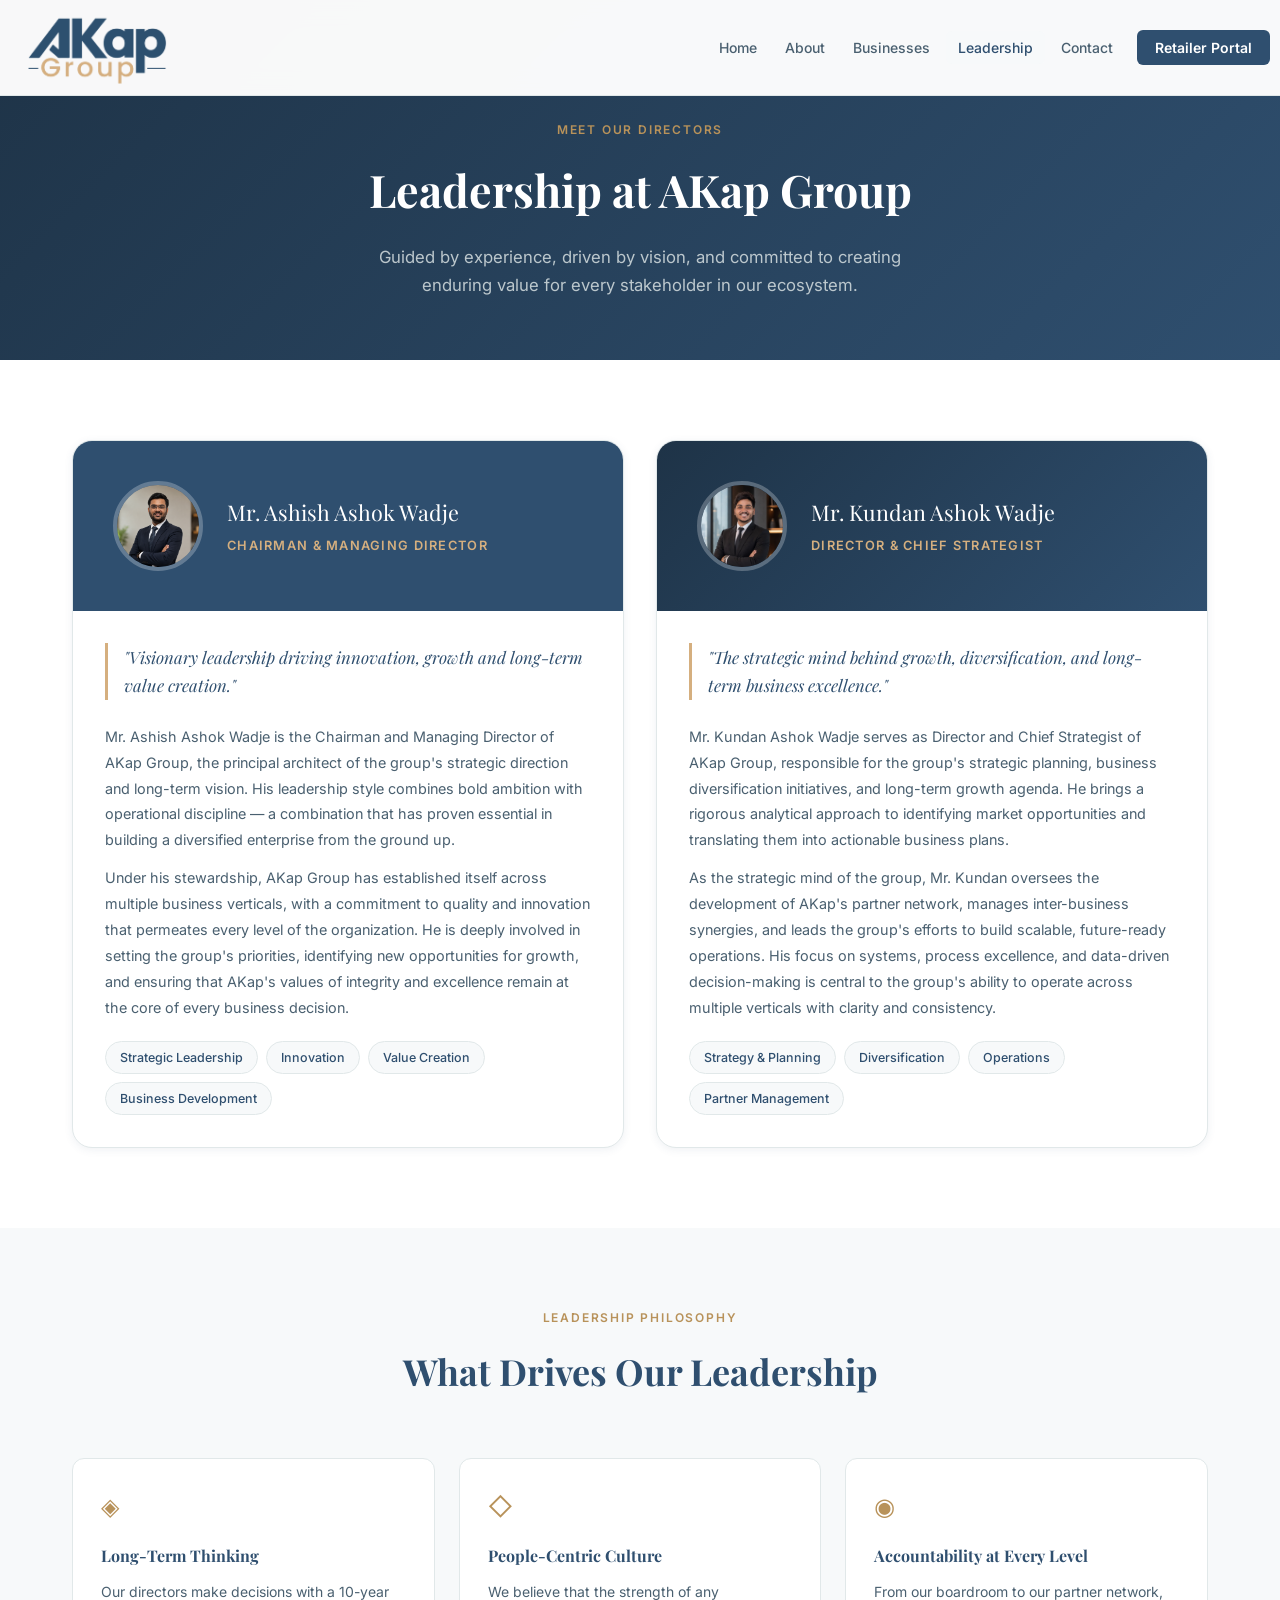
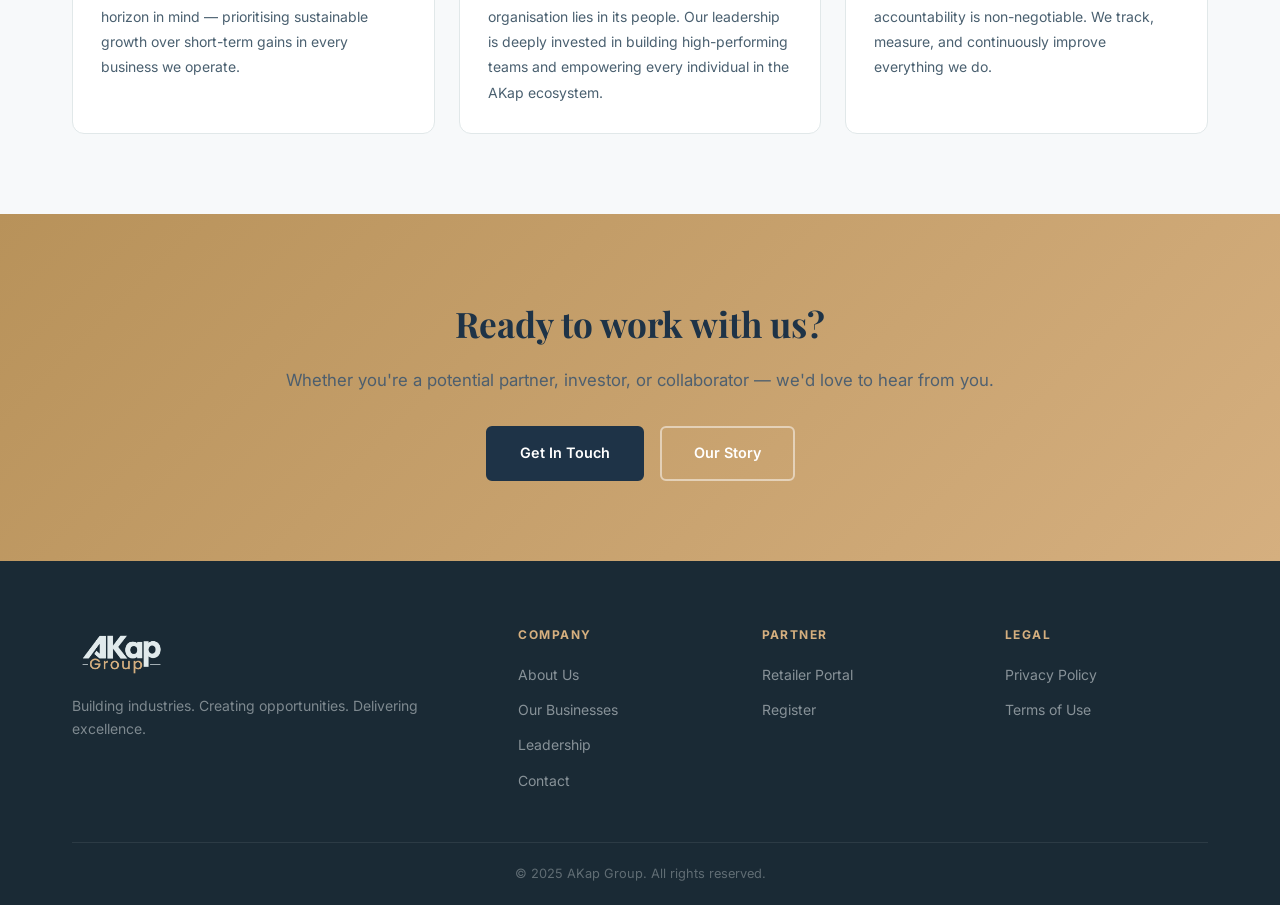
<file: directors.html>
<!DOCTYPE html>
<html lang="en">
<head>
<meta charset="UTF-8">
<meta name="viewport" content="width=device-width, initial-scale=1.0">
<title>Leadership | AKap Group</title>
<link rel="preconnect" href="https://fonts.googleapis.com">
<link href="https://fonts.googleapis.com/css2?family=Inter:wght@300;400;500;600;700&family=Playfair+Display:wght@400;600;700&display=swap" rel="stylesheet">
<link rel="stylesheet" href="style.css">
</head>
<body>

<nav class="navbar" id="navbar">
  <div class="nav-container">
    <a href="index.html" class="nav-logo">
    <img src="images/logo-light.png" alt="AKap Group" class="site-logo">
</a>
    <button class="hamburger" id="hamburger" aria-label="Toggle menu"><span></span><span></span><span></span></button>
    <ul class="nav-links" id="navLinks">
      <li><a href="index.html">Home</a></li>
      <li><a href="about.html">About</a></li>
      <li><a href="businesses.html">Businesses</a></li>
      <li><a href="directors.html" class="active">Leadership</a></li>
      <li><a href="contact.html">Contact</a></li>
      <li><a href="retailer-portal.html" class="nav-portal-btn">Retailer Portal</a></li>
    </ul>
  </div>
</nav>

<section class="page-hero">
  <div class="container">
    <div class="section-eyebrow">Meet Our Directors</div>
    <h1>Leadership at AKap Group</h1>
    <p>Guided by experience, driven by vision, and committed to creating enduring value for every stakeholder in our ecosystem.</p>
  </div>
</section>

<section class="section">
  <div class="container">
    <div class="directors-grid">

      <!-- Director 1 -->
      <div class="director-card">
        <div class="director-card-header">
          <img src="images/ashish.png"
     class="director-photo"
     alt="Ashish Ashok Wadje">
          <div class="director-header-info">
            <div class="director-card-name">Mr. Ashish Ashok Wadje</div>
            <div class="director-card-title">Chairman &amp; Managing Director</div>
          </div>
        </div>
        <div class="director-card-body">
          <div class="director-card-quote">
            "Visionary leadership driving innovation, growth and long-term value creation."
          </div>
          <div class="director-card-bio">
            <p>Mr. Ashish Ashok Wadje is the Chairman and Managing Director of AKap Group, the principal architect of the group's strategic direction and long-term vision. His leadership style combines bold ambition with operational discipline — a combination that has proven essential in building a diversified enterprise from the ground up.</p>
            <p style="margin-top: 12px;">Under his stewardship, AKap Group has established itself across multiple business verticals, with a commitment to quality and innovation that permeates every level of the organization. He is deeply involved in setting the group's priorities, identifying new opportunities for growth, and ensuring that AKap's values of integrity and excellence remain at the core of every business decision.</p>
          </div>
          <div class="director-tags">
            <span class="director-tag">Strategic Leadership</span>
            <span class="director-tag">Innovation</span>
            <span class="director-tag">Value Creation</span>
            <span class="director-tag">Business Development</span>
          </div>
        </div>
      </div>

      <!-- Director 2 -->
      <div class="director-card">
        <div class="director-card-header" style="background: linear-gradient(135deg, #1E3347, #2F4F6F);">
          <img src="images/kundan.png"
     class="director-photo"
     alt="Kundan Ashok Wadje">
          <div class="director-header-info">
            <div class="director-card-name">Mr. Kundan Ashok Wadje</div>
            <div class="director-card-title">Director &amp; Chief Strategist</div>
          </div>
        </div>
        <div class="director-card-body">
          <div class="director-card-quote">
            "The strategic mind behind growth, diversification, and long-term business excellence."
          </div>
          <div class="director-card-bio">
            <p>Mr. Kundan Ashok Wadje serves as Director and Chief Strategist of AKap Group, responsible for the group's strategic planning, business diversification initiatives, and long-term growth agenda. He brings a rigorous analytical approach to identifying market opportunities and translating them into actionable business plans.</p>
            <p style="margin-top: 12px;">As the strategic mind of the group, Mr. Kundan oversees the development of AKap's partner network, manages inter-business synergies, and leads the group's efforts to build scalable, future-ready operations. His focus on systems, process excellence, and data-driven decision-making is central to the group's ability to operate across multiple verticals with clarity and consistency.</p>
          </div>
          <div class="director-tags">
            <span class="director-tag">Strategy &amp; Planning</span>
            <span class="director-tag">Diversification</span>
            <span class="director-tag">Operations</span>
            <span class="director-tag">Partner Management</span>
          </div>
        </div>
      </div>

    </div>
  </div>
</section>

<!-- Philosophy Section -->
<section class="section" style="background: var(--off-white);">
  <div class="container">
    <div class="section-header">
      <div class="section-eyebrow">Leadership Philosophy</div>
      <h2>What Drives Our Leadership</h2>
    </div>
    <div style="display: grid; grid-template-columns: repeat(auto-fit, minmax(260px, 1fr)); gap: 24px;">
      <div style="background: var(--white); border: 1px solid var(--silver); border-radius: var(--radius-md); padding: 28px;">
        <div style="font-size: 1.5rem; color: var(--gold-dark); margin-bottom: 14px;">◈</div>
        <h4 style="font-family: var(--font-display); color: var(--navy); margin-bottom: 10px;">Long-Term Thinking</h4>
        <p style="font-size: 0.875rem; color: var(--text-mid); line-height: 1.8;">Our directors make decisions with a 10-year horizon in mind — prioritising sustainable growth over short-term gains in every business we operate.</p>
      </div>
      <div style="background: var(--white); border: 1px solid var(--silver); border-radius: var(--radius-md); padding: 28px;">
        <div style="font-size: 1.5rem; color: var(--gold-dark); margin-bottom: 14px;">◇</div>
        <h4 style="font-family: var(--font-display); color: var(--navy); margin-bottom: 10px;">People-Centric Culture</h4>
        <p style="font-size: 0.875rem; color: var(--text-mid); line-height: 1.8;">We believe that the strength of any organisation lies in its people. Our leadership is deeply invested in building high-performing teams and empowering every individual in the AKap ecosystem.</p>
      </div>
      <div style="background: var(--white); border: 1px solid var(--silver); border-radius: var(--radius-md); padding: 28px;">
        <div style="font-size: 1.5rem; color: var(--gold-dark); margin-bottom: 14px;">◉</div>
        <h4 style="font-family: var(--font-display); color: var(--navy); margin-bottom: 10px;">Accountability at Every Level</h4>
        <p style="font-size: 0.875rem; color: var(--text-mid); line-height: 1.8;">From our boardroom to our partner network, accountability is non-negotiable. We track, measure, and continuously improve everything we do.</p>
      </div>
    </div>
  </div>
</section>

<section class="cta-section">
  <div class="container">
    <div class="cta-inner">
      <h2>Ready to work with us?</h2>
      <p>Whether you're a potential partner, investor, or collaborator — we'd love to hear from you.</p>
      <div class="cta-actions">
        <a href="contact.html" class="btn-primary">Get In Touch</a>
        <a href="about.html" class="btn-secondary-light">Our Story</a>
      </div>
    </div>
  </div>
</section>

<footer class="footer">
  <div class="container">
    <div class="footer-grid">
      <div class="footer-brand">
        <div class="footer-logo">
    <img src="images/logo-dark.png" class="footer-logo-img" alt="AKap Group">
</div>
        <p>Building industries. Creating opportunities. Delivering excellence.</p>
      </div>
      <div class="footer-links"><h5>Company</h5><ul><li><a href="about.html">About Us</a></li><li><a href="businesses.html">Our Businesses</a></li><li><a href="directors.html">Leadership</a></li><li><a href="contact.html">Contact</a></li></ul></div>
      <div class="footer-links"><h5>Partner</h5><ul><li><a href="retailer-portal.html">Retailer Portal</a></li><li><a href="retailer-portal.html#register">Register</a></li></ul></div>
      <div class="footer-links"><h5>Legal</h5><ul><li><a href="#">Privacy Policy</a></li><li><a href="#">Terms of Use</a></li></ul></div>
    </div>
    <div class="footer-bottom"><p>© 2025 AKap Group. All rights reserved.</p></div>
  </div>
</footer>

<script src="main.js"></script>
</body>
</html>
</file>
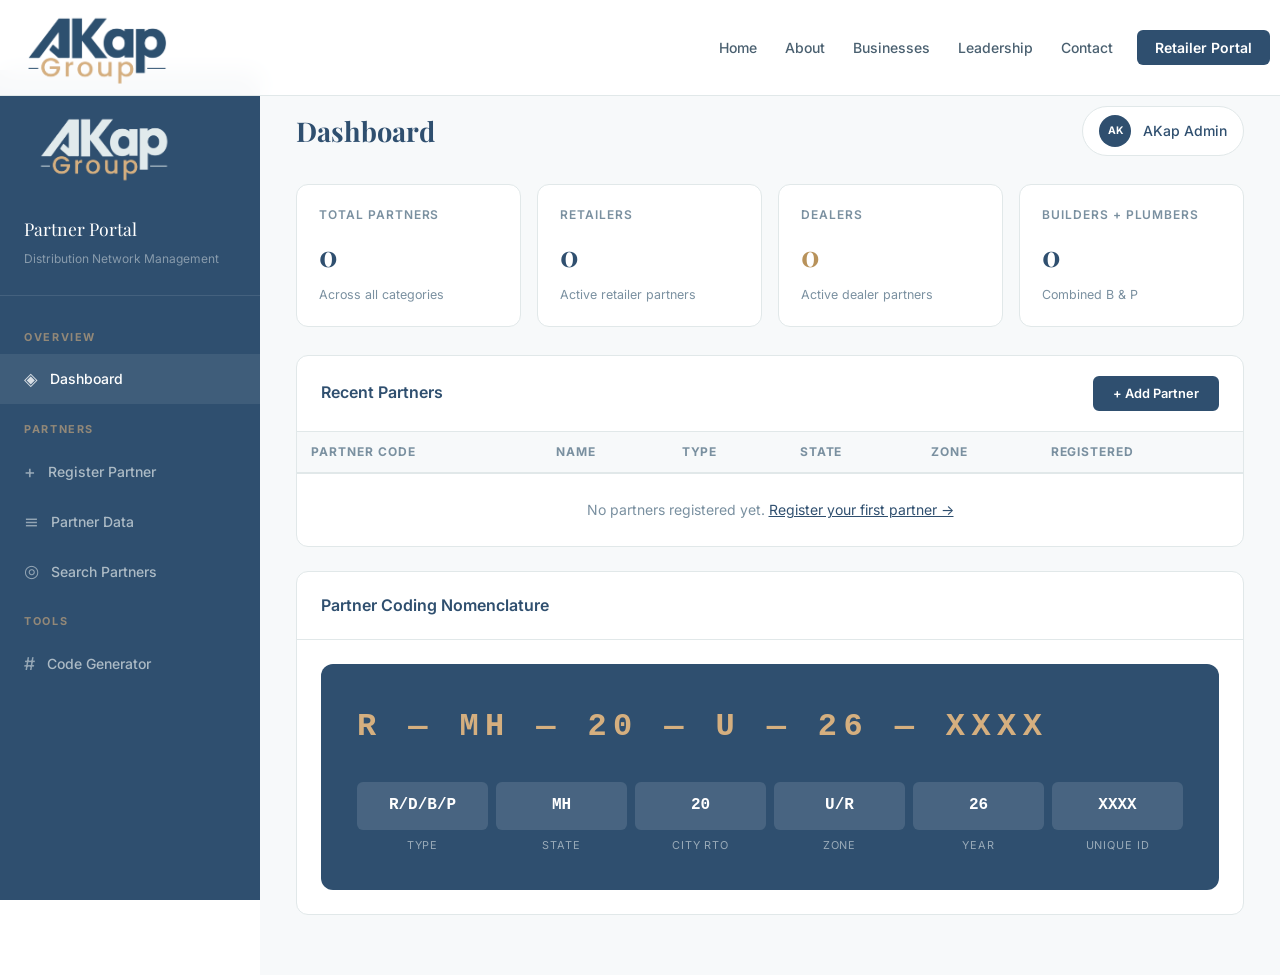
<file: retailer-portal.html>
<!DOCTYPE html>
<html lang="en">
<head>
<meta charset="UTF-8">
<meta name="viewport" content="width=device-width, initial-scale=1.0">
<title>Retailer Portal | AKap Group</title>
<link rel="preconnect" href="https://fonts.googleapis.com">
<link href="https://fonts.googleapis.com/css2?family=Inter:wght@300;400;500;600;700&family=Playfair+Display:wght@400;600;700&display=swap" rel="stylesheet">
<link rel="stylesheet" href="style.css">
<style>
  body { padding-top: 70px; }
  .portal-layout { display: grid; grid-template-columns: 260px 1fr; min-height: calc(100vh - 70px); }
  .portal-sidebar { background: var(--navy); position: sticky; top: 70px; height: calc(100vh - 70px); overflow-y: auto; }
  .portal-tab { display: none; }
  .portal-tab.active { display: block; }
  .tab-btn { background: none; border: none; cursor: pointer; font-family: var(--font-body); width: 100%; text-align: left; }
  @media(max-width:768px){
    .portal-layout{grid-template-columns:1fr;}
    .portal-sidebar{display:none;}
    .portal-mobile-nav{display:flex!important;}
  }
  .portal-mobile-nav{display:none;gap:8px;overflow-x:auto;padding:16px;background:var(--navy);}
  .portal-mobile-nav button{background:rgba(255,255,255,0.1);color:rgba(225,232,233,0.8);border:1px solid rgba(255,255,255,0.15);border-radius:var(--radius-sm);padding:8px 16px;font-size:0.8rem;white-space:nowrap;cursor:pointer;font-family:var(--font-body);}
  .portal-mobile-nav button.active{background:rgba(255,255,255,0.2);color:var(--white);}
</style>
</head>
<body>

<nav class="navbar" id="navbar" style="position:fixed;">
  <div class="nav-container">
  <a href="index.html" class="nav-logo">
    <img src="images/logo-light.png" alt="AKap Group" class="site-logo">
</a>
    <button class="hamburger" id="hamburger" aria-label="Toggle menu"><span></span><span></span><span></span></button>
    <ul class="nav-links" id="navLinks">
      <li><a href="index.html">Home</a></li>
      <li><a href="about.html">About</a></li>
      <li><a href="businesses.html">Businesses</a></li>
      <li><a href="directors.html">Leadership</a></li>
      <li><a href="contact.html">Contact</a></li>
      <li><a href="retailer-portal.html" class="nav-portal-btn active">Retailer Portal</a></li>
    </ul>
  </div>
</nav>

<!-- Mobile Tab Nav -->
<div class="portal-mobile-nav" id="mobileNav">
  <button class="active" onclick="switchTab('dashboard',this)">Dashboard</button>
  <button onclick="switchTab('register',this)">Register Partner</button>
  <button onclick="switchTab('data',this)">Partner Data</button>
  <button onclick="switchTab('generate',this)">Generate Code</button>
  <button onclick="switchTab('search',this)">Search</button>
</div>

<div class="portal-layout">
  <!-- Sidebar -->
  <aside class="portal-sidebar">
    <div class="portal-sidebar-logo">

    <img src="images/logo-dark.png"
         class="portal-logo"
         alt="AKap Group">

    <span>Partner Portal</span>
    <small>Distribution Network Management</small>

</div>
    <div class="portal-nav-section">
      <div class="portal-nav-label">Overview</div>
      <div class="portal-nav-item tab-btn active" id="nav-dashboard" onclick="switchTab('dashboard', this, true)">
        <span class="portal-nav-icon">◈</span> Dashboard
      </div>
    </div>
    <div class="portal-nav-section">
      <div class="portal-nav-label">Partners</div>
      <div class="portal-nav-item tab-btn" id="nav-register" onclick="switchTab('register', this, true)">
        <span class="portal-nav-icon">+</span> Register Partner
      </div>
      <div class="portal-nav-item tab-btn" id="nav-data" onclick="switchTab('data', this, true)">
        <span class="portal-nav-icon">≡</span> Partner Data
      </div>
      <div class="portal-nav-item tab-btn" id="nav-search" onclick="switchTab('search', this, true)">
        <span class="portal-nav-icon">◎</span> Search Partners
      </div>
    </div>
    <div class="portal-nav-section">
      <div class="portal-nav-label">Tools</div>
      <div class="portal-nav-item tab-btn" id="nav-generate" onclick="switchTab('generate', this, true)">
        <span class="portal-nav-icon">#</span> Code Generator
      </div>
    </div>
  </aside>

  <!-- Main Content -->
  <main class="portal-main">

    <!-- DASHBOARD TAB -->
    <div class="portal-tab active" id="tab-dashboard">
      <div class="portal-topbar">
        <h2>Dashboard</h2>
        <div class="portal-user-badge">
          <div class="portal-user-avatar">AK</div>
          <span>AKap Admin</span>
        </div>
      </div>

      <div class="portal-stats-grid" id="statsGrid">
        <div class="portal-stat-card">
          <div class="psc-label">Total Partners</div>
          <div class="psc-value" id="statTotal">0</div>
          <div class="psc-sub">Across all categories</div>
        </div>
        <div class="portal-stat-card">
          <div class="psc-label">Retailers</div>
          <div class="psc-value" id="statR" style="color:var(--navy)">0</div>
          <div class="psc-sub">Active retailer partners</div>
        </div>
        <div class="portal-stat-card">
          <div class="psc-label">Dealers</div>
          <div class="psc-value" id="statD" style="color:var(--gold-dark)">0</div>
          <div class="psc-sub">Active dealer partners</div>
        </div>
        <div class="portal-stat-card">
          <div class="psc-label">Builders + Plumbers</div>
          <div class="psc-value" id="statBP">0</div>
          <div class="psc-sub">Combined B & P</div>
        </div>
      </div>

      <div class="portal-panel">
        <div class="portal-panel-header">
          <h3>Recent Partners</h3>
          <button class="btn-primary" style="padding:8px 18px;font-size:0.8rem;" onclick="switchTab('register',null,true)">+ Add Partner</button>
        </div>
        <div class="portal-panel-body" style="padding:0;">
          <table class="data-table" id="recentTable">
            <thead>
              <tr>
                <th>Partner Code</th>
                <th>Name</th>
                <th>Type</th>
                <th>State</th>
                <th>Zone</th>
                <th>Registered</th>
              </tr>
            </thead>
            <tbody id="recentTbody">
              <tr><td colspan="6" style="text-align:center;color:var(--text-light);padding:24px;">No partners registered yet. <a href="#" onclick="switchTab('register',null,true)" style="color:var(--navy);">Register your first partner →</a></td></tr>
            </tbody>
          </table>
        </div>
      </div>

      <div class="portal-panel">
        <div class="portal-panel-header">
          <h3>Partner Coding Nomenclature</h3>
        </div>
        <div class="portal-panel-body">
          <div class="nomenclature-box">
            <span class="nomen-code">R — MH — 20 — U — 26 — XXXX</span>
            <div class="nomen-breakdown">
              <div class="nomen-segment"><div class="nomen-seg-value">R/D/B/P</div><div class="nomen-seg-label">Type</div></div>
              <div class="nomen-segment"><div class="nomen-seg-value">MH</div><div class="nomen-seg-label">State</div></div>
              <div class="nomen-segment"><div class="nomen-seg-value">20</div><div class="nomen-seg-label">City RTO</div></div>
              <div class="nomen-segment"><div class="nomen-seg-value">U/R</div><div class="nomen-seg-label">Zone</div></div>
              <div class="nomen-segment"><div class="nomen-seg-value">26</div><div class="nomen-seg-label">Year</div></div>
              <div class="nomen-segment"><div class="nomen-seg-value">XXXX</div><div class="nomen-seg-label">Unique ID</div></div>
            </div>
          </div>
        </div>
      </div>
    </div>

    <!-- REGISTER TAB -->
    <div class="portal-tab" id="tab-register">
      <div class="portal-topbar">
        <h2>Register New Partner</h2>
      </div>

      <div class="portal-panel">
        <div class="portal-panel-header">
          <h3>Partner Details</h3>
          <span style="font-size:0.8rem;color:var(--text-light);">All fields required</span>
        </div>
        <div class="portal-panel-body">
          <div class="form-grid">
            <div class="form-group">
              <label class="form-label">Partner Type</label>
              <select class="form-select" id="pType" onchange="updateCode()">
                <option value="">Select type</option>
                <option value="R">R — Retailer</option>
                <option value="D">D — Dealer</option>
                <option value="B">B — Builder</option>
                <option value="P">P — Plumber</option>
              </select>
            </div>
            <div class="form-group">
              <label class="form-label">Full Name / Business Name</label>
              <input class="form-input" type="text" id="pName" placeholder="e.g. Sharma Hardware Store">
            </div>
          </div>
          <div class="form-grid-3">
            <div class="form-group">
              <label class="form-label">State Code</label>
              <select class="form-select" id="pState" onchange="updateCode()">
                <option value="">State</option>
                <option value="MH">MH — Maharashtra</option>
                <option value="DL">DL — Delhi</option>
                <option value="GJ">GJ — Gujarat</option>
                <option value="RJ">RJ — Rajasthan</option>
                <option value="UP">UP — Uttar Pradesh</option>
                <option value="MP">MP — Madhya Pradesh</option>
                <option value="KA">KA — Karnataka</option>
                <option value="TN">TN — Tamil Nadu</option>
                <option value="WB">WB — West Bengal</option>
                <option value="PB">PB — Punjab</option>
              </select>
            </div>
            <div class="form-group">
              <label class="form-label">City RTO Code</label>
              <input class="form-input" type="text" id="pRTO" maxlength="3" placeholder="e.g. 20" onchange="updateCode()" oninput="updateCode()">
            </div>
            <div class="form-group">
              <label class="form-label">Zone</label>
              <select class="form-select" id="pZone" onchange="updateCode()">
                <option value="">Zone</option>
                <option value="U">U — Urban</option>
                <option value="R">R — Rural</option>
              </select>
            </div>
          </div>
          <div class="form-grid">
            <div class="form-group">
              <label class="form-label">City</label>
              <input class="form-input" type="text" id="pCity" placeholder="City name">
            </div>
            <div class="form-group">
              <label class="form-label">Contact Number</label>
              <input class="form-input" type="tel" id="pPhone" placeholder="+91 XXXXX XXXXX">
            </div>
          </div>
          <div class="form-group">
            <label class="form-label">Address</label>
            <input class="form-input" type="text" id="pAddress" placeholder="Full address">
          </div>
          <div class="form-group">
            <label class="form-label">Notes (optional)</label>
            <input class="form-input" type="text" id="pNotes" placeholder="Any additional information">
          </div>

          <div style="background: var(--off-white); border: 1px solid var(--silver); border-radius: var(--radius-sm); padding: 20px; margin: 24px 0;">
            <div style="font-size:0.75rem;font-weight:700;text-transform:uppercase;letter-spacing:0.1em;color:var(--text-light);margin-bottom:8px;">Generated Partner Code</div>
            <div class="code-display" id="generatedCode">— — — — — — ——</div>
          </div>

          <button class="btn-gold" onclick="registerPartner()" style="padding:14px 40px;font-size:0.95rem;">Register Partner</button>
        </div>
      </div>
    </div>

    <!-- DATA TAB -->
    <div class="portal-tab" id="tab-data">
      <div class="portal-topbar">
        <h2>Partner Data</h2>
        <div style="display:flex;gap:10px;">
          <button class="btn-secondary" style="padding:8px 18px;font-size:0.8rem;" onclick="exportCSV()">Export CSV</button>
        </div>
      </div>

      <div class="portal-panel">
        <div class="portal-panel-header">
          <h3>All Partners</h3>
          <div style="display:flex;gap:8px;">
            <select class="form-select" id="filterType" onchange="renderTable()" style="width:auto;padding:6px 12px;font-size:0.8rem;">
              <option value="">All Types</option>
              <option value="R">Retailers</option>
              <option value="D">Dealers</option>
              <option value="B">Builders</option>
              <option value="P">Plumbers</option>
            </select>
            <select class="form-select" id="filterZone" onchange="renderTable()" style="width:auto;padding:6px 12px;font-size:0.8rem;">
              <option value="">All Zones</option>
              <option value="U">Urban</option>
              <option value="R">Rural</option>
            </select>
          </div>
        </div>
        <div class="portal-panel-body" style="padding:0;overflow-x:auto;">
          <table class="data-table">
            <thead>
              <tr>
                <th>Code</th>
                <th>Name</th>
                <th>Type</th>
                <th>State</th>
                <th>City</th>
                <th>Zone</th>
                <th>Contact</th>
                <th>Registered</th>
                <th>Action</th>
              </tr>
            </thead>
            <tbody id="allPartnersTbody">
              <tr><td colspan="9" style="text-align:center;color:var(--text-light);padding:24px;">No partner data yet.</td></tr>
            </tbody>
          </table>
        </div>
      </div>
    </div>

    <!-- SEARCH TAB -->
    <div class="portal-tab" id="tab-search">
      <div class="portal-topbar"><h2>Search Partners</h2></div>
      <div class="portal-panel">
        <div class="portal-panel-body">
          <div style="display:flex;gap:12px;margin-bottom:24px;">
            <input class="form-input" type="text" id="searchInput" placeholder="Search by name, code, city, or contact..." style="flex:1;" oninput="searchPartners()">
          </div>
          <table class="data-table">
            <thead>
              <tr><th>Code</th><th>Name</th><th>Type</th><th>State</th><th>City</th><th>Zone</th><th>Contact</th></tr>
            </thead>
            <tbody id="searchTbody">
              <tr><td colspan="7" style="text-align:center;color:var(--text-light);padding:24px;">Enter a search term above to find partners.</td></tr>
            </tbody>
          </table>
        </div>
      </div>
    </div>

    <!-- CODE GENERATOR TAB -->
    <div class="portal-tab" id="tab-generate">
      <div class="portal-topbar"><h2>Partner Code Generator</h2></div>
      <div class="portal-panel">
        <div class="portal-panel-body">
          <p style="color:var(--text-mid);margin-bottom:24px;">Use this tool to generate a preview partner code based on classification criteria, before formally registering a partner.</p>
          <div class="form-grid-3">
            <div class="form-group">
              <label class="form-label">Partner Type</label>
              <select class="form-select" id="gType" onchange="generatePreview()">
                <option value="R">R — Retailer</option>
                <option value="D">D — Dealer</option>
                <option value="B">B — Builder</option>
                <option value="P">P — Plumber</option>
              </select>
            </div>
            <div class="form-group">
              <label class="form-label">State</label>
              <select class="form-select" id="gState" onchange="generatePreview()">
                <option value="MH">MH</option>
                <option value="DL">DL</option>
                <option value="GJ">GJ</option>
                <option value="RJ">RJ</option>
                <option value="UP">UP</option>
                <option value="MP">MP</option>
                <option value="KA">KA</option>
                <option value="TN">TN</option>
                <option value="WB">WB</option>
                <option value="PB">PB</option>
              </select>
            </div>
            <div class="form-group">
              <label class="form-label">City RTO Code</label>
              <input class="form-input" type="text" id="gRTO" value="20" maxlength="3" oninput="generatePreview()">
            </div>
          </div>
          <div class="form-grid">
            <div class="form-group">
              <label class="form-label">Zone</label>
              <select class="form-select" id="gZone" onchange="generatePreview()">
                <option value="U">U — Urban</option>
                <option value="R">R — Rural</option>
              </select>
            </div>
            <div class="form-group">
              <label class="form-label">Year</label>
              <input class="form-input" type="text" id="gYear" value="26" maxlength="2" oninput="generatePreview()">
            </div>
          </div>
          <div style="background:var(--navy);border-radius:var(--radius-md);padding:32px;text-align:center;margin-top:8px;">
            <div style="font-size:0.75rem;font-weight:700;text-transform:uppercase;letter-spacing:0.15em;color:rgba(225,232,233,0.5);margin-bottom:12px;">Preview Code</div>
            <div class="code-display" id="previewCode" style="font-size:1.8rem;">R — MH — 20 — U — 26 — XXXX</div>
            <p style="color:rgba(225,232,233,0.5);font-size:0.8rem;margin-top:14px;">Unique ID (XXXX) is automatically assigned on registration</p>
          </div>
          <div style="margin-top:24px;">
            <h4 style="color:var(--navy);margin-bottom:16px;font-family:var(--font-display);">Code Segments Explained</h4>
            <div style="display:grid;grid-template-columns:1fr 1fr;gap:12px;">
              <div style="border:1px solid var(--silver);border-radius:var(--radius-sm);padding:14px;">
                <div style="font-weight:700;color:var(--navy);font-size:0.9rem;margin-bottom:4px;">Partner Type (R/D/B/P)</div>
                <div style="font-size:0.8rem;color:var(--text-mid);">Identifies whether the partner is a Retailer, Dealer, Builder, or Plumber in the distribution chain.</div>
              </div>
              <div style="border:1px solid var(--silver);border-radius:var(--radius-sm);padding:14px;">
                <div style="font-weight:700;color:var(--navy);font-size:0.9rem;margin-bottom:4px;">State Code (2 letters)</div>
                <div style="font-size:0.8rem;color:var(--text-mid);">Standard Indian state abbreviation code (e.g. MH for Maharashtra, DL for Delhi).</div>
              </div>
              <div style="border:1px solid var(--silver);border-radius:var(--radius-sm);padding:14px;">
                <div style="font-weight:700;color:var(--navy);font-size:0.9rem;margin-bottom:4px;">City RTO Code</div>
                <div style="font-size:0.8rem;color:var(--text-mid);">The RTO district code of the city where the partner operates.</div>
              </div>
              <div style="border:1px solid var(--silver);border-radius:var(--radius-sm);padding:14px;">
                <div style="font-weight:700;color:var(--navy);font-size:0.9rem;margin-bottom:4px;">Zone (U/R)</div>
                <div style="font-size:0.8rem;color:var(--text-mid);">Urban (U) or Rural (R) — classifies the market type where the partner is located.</div>
              </div>
            </div>
          </div>
        </div>
      </div>
    </div>

  </main>
</div>

<div class="toast" id="toast"></div>

<script src="main.js"></script>
<script>
// ── STORAGE KEY
const STORAGE_KEY = 'akap_partners';
let partners = JSON.parse(localStorage.getItem(STORAGE_KEY) || '[]');

// ── SAVE
function save() { localStorage.setItem(STORAGE_KEY, JSON.stringify(partners)); }

// ── TAB SWITCHING
function switchTab(tab, el, isSidebar) {
  document.querySelectorAll('.portal-tab').forEach(t => t.classList.remove('active'));
  document.getElementById('tab-' + tab).classList.add('active');
  // sidebar
  document.querySelectorAll('.portal-nav-item.tab-btn').forEach(b => b.classList.remove('active'));
  const sideEl = document.getElementById('nav-' + tab);
  if (sideEl) sideEl.classList.add('active');
  // mobile
  document.querySelectorAll('.portal-mobile-nav button').forEach(b => b.classList.remove('active'));
  if (el && !isSidebar) el.classList.add('active');
  updateDashboard();
  renderTable();
}

// ── CODE GENERATION
let codeCounter = partners.length;

function pad(n, l) { return String(n).padStart(l, '0'); }

function generateCode(type, state, rto, zone) {
  codeCounter++;
  const yr = new Date().getFullYear().toString().slice(-2);
  return `${type}${state}${rto}${zone}${yr}${pad(codeCounter, 4)}`;
}

function updateCode() {
  const t = document.getElementById('pType').value;
  const s = document.getElementById('pState').value;
  const r = document.getElementById('pRTO').value || 'XX';
  const z = document.getElementById('pZone').value;
  const yr = new Date().getFullYear().toString().slice(-2);
  if (t && s && z) {
    document.getElementById('generatedCode').textContent = `${t} — ${s} — ${r} — ${z} — ${yr} — XXXX`;
  }
}

function generatePreview() {
  const t = document.getElementById('gType').value;
  const s = document.getElementById('gState').value;
  const r = document.getElementById('gRTO').value || 'XX';
  const z = document.getElementById('gZone').value;
  const yr = document.getElementById('gYear').value || '26';
  document.getElementById('previewCode').textContent = `${t} — ${s} — ${r} — ${z} — ${yr} — XXXX`;
}

// ── REGISTER PARTNER
function registerPartner() {
  const type  = document.getElementById('pType').value;
  const name  = document.getElementById('pName').value.trim();
  const state = document.getElementById('pState').value;
  const rto   = document.getElementById('pRTO').value.trim();
  const zone  = document.getElementById('pZone').value;
  const city  = document.getElementById('pCity').value.trim();
  const phone = document.getElementById('pPhone').value.trim();
  const addr  = document.getElementById('pAddress').value.trim();
  const notes = document.getElementById('pNotes').value.trim();

  if (!type || !name || !state || !rto || !zone || !city || !phone) {
    showToast('Please fill all required fields.', true);
    return;
  }

  const code = generateCode(type, state, rto, zone);
  const date = new Date().toLocaleDateString('en-IN');

  partners.push({ code, name, type, state, rto, zone, city, phone, addr, notes, date });
  save();
  showToast(`Partner registered: ${code}`, false);
  clearForm();
  updateDashboard();
  renderTable();
  switchTab('data', null, true);
}

function clearForm() {
  ['pType','pName','pState','pRTO','pZone','pCity','pPhone','pAddress','pNotes'].forEach(id => {
    const el = document.getElementById(id);
    if (el) el.value = '';
  });
  document.getElementById('generatedCode').textContent = '— — — — — — ——';
}

// ── DASHBOARD STATS
function updateDashboard() {
  document.getElementById('statTotal').textContent = partners.length;
  document.getElementById('statR').textContent = partners.filter(p => p.type === 'R').length;
  document.getElementById('statD').textContent = partners.filter(p => p.type === 'D').length;
  const bp = partners.filter(p => p.type === 'B' || p.type === 'P').length;
  document.getElementById('statBP').textContent = bp;
  // recent 5
  const tbody = document.getElementById('recentTbody');
  const recent = [...partners].reverse().slice(0, 5);
  if (recent.length === 0) {
    tbody.innerHTML = `<tr><td colspan="6" style="text-align:center;color:var(--text-light);padding:24px;">No partners registered yet. <a href="#" onclick="switchTab('register',null,true)" style="color:var(--navy);">Register your first partner →</a></td></tr>`;
    return;
  }
  tbody.innerHTML = recent.map(p => `
    <tr>
      <td><code style="font-size:0.8rem;background:var(--off-white);padding:3px 8px;border-radius:4px;">${p.code}</code></td>
      <td>${p.name}</td>
      <td>${typeBadge(p.type)}</td>
      <td>${p.state}</td>
      <td>${zoneBadge(p.zone)}</td>
      <td style="color:var(--text-light);font-size:0.8rem;">${p.date}</td>
    </tr>
  `).join('');
}

// ── RENDER TABLE
function renderTable() {
  const fType = document.getElementById('filterType')?.value || '';
  const fZone = document.getElementById('filterZone')?.value || '';
  let data = partners.filter(p =>
    (!fType || p.type === fType) &&
    (!fZone || p.zone === fZone)
  );
  const tbody = document.getElementById('allPartnersTbody');
  if (!tbody) return;
  if (data.length === 0) {
    tbody.innerHTML = `<tr><td colspan="9" style="text-align:center;color:var(--text-light);padding:24px;">No partners match the current filters.</td></tr>`;
    return;
  }
  tbody.innerHTML = data.map((p, i) => `
    <tr>
      <td><code style="font-size:0.8rem;background:var(--off-white);padding:3px 8px;border-radius:4px;">${p.code}</code></td>
      <td>${p.name}</td>
      <td>${typeBadge(p.type)}</td>
      <td>${p.state}</td>
      <td>${p.city}</td>
      <td>${zoneBadge(p.zone)}</td>
      <td style="font-size:0.85rem;">${p.phone}</td>
      <td style="color:var(--text-light);font-size:0.8rem;">${p.date}</td>
      <td><button onclick="deletePartner(${partners.indexOf(p)})" style="background:none;border:none;color:var(--text-light);cursor:pointer;font-size:0.8rem;">✕</button></td>
    </tr>
  `).join('');
}

// ── SEARCH
function searchPartners() {
  const q = document.getElementById('searchInput').value.toLowerCase().trim();
  const tbody = document.getElementById('searchTbody');
  if (!q) { tbody.innerHTML = `<tr><td colspan="7" style="text-align:center;color:var(--text-light);padding:24px;">Enter a search term above.</td></tr>`; return; }
  const results = partners.filter(p =>
    p.name.toLowerCase().includes(q) ||
    p.code.toLowerCase().includes(q) ||
    p.city.toLowerCase().includes(q) ||
    p.phone.includes(q)
  );
  if (results.length === 0) { tbody.innerHTML = `<tr><td colspan="7" style="text-align:center;color:var(--text-light);padding:24px;">No partners found for "${q}".</td></tr>`; return; }
  tbody.innerHTML = results.map(p => `
    <tr>
      <td><code style="font-size:0.8rem;background:var(--off-white);padding:3px 8px;border-radius:4px;">${p.code}</code></td>
      <td>${p.name}</td>
      <td>${typeBadge(p.type)}</td>
      <td>${p.state}</td>
      <td>${p.city}</td>
      <td>${zoneBadge(p.zone)}</td>
      <td style="font-size:0.85rem;">${p.phone}</td>
    </tr>
  `).join('');
}

// ── DELETE
function deletePartner(idx) {
  if (!confirm('Delete this partner record?')) return;
  partners.splice(idx, 1);
  save();
  renderTable();
  updateDashboard();
  showToast('Partner deleted.');
}

// ── EXPORT CSV
function exportCSV() {
  if (partners.length === 0) { showToast('No data to export.', true); return; }
  const headers = ['Code','Name','Type','State','RTO','Zone','City','Phone','Address','Notes','Date'];
  const rows = partners.map(p => [p.code, p.name, p.type, p.state, p.rto, p.zone, p.city, p.phone, p.addr, p.notes, p.date].map(v => `"${v}"`).join(','));
  const csv = [headers.join(','), ...rows].join('\n');
  const blob = new Blob([csv], {type:'text/csv'});
  const url = URL.createObjectURL(blob);
  const a = document.createElement('a'); a.href = url; a.download = 'akap_partners.csv'; a.click();
  showToast('CSV exported.');
}

// ── BADGES
const typeLabels = { R:'Retailer', D:'Dealer', B:'Builder', P:'Plumber' };
function typeBadge(t) { return `<span class="badge badge-${t.toLowerCase()}">${typeLabels[t]||t}</span>`; }
function zoneBadge(z) { return `<span class="badge ${z==='U'?'badge-urban':'badge-rural'}">${z==='U'?'Urban':'Rural'}</span>`; }

// ── TOAST
function showToast(msg, isError = false) {
  const t = document.getElementById('toast');
  t.textContent = msg;
  t.className = 'toast' + (isError ? ' toast-gold' : '');
  t.classList.add('show');
  setTimeout(() => t.classList.remove('show'), 3000);
}

// ── INIT
updateDashboard();
renderTable();
generatePreview();
</script>
</body>
</html>
</file>
<file: style.css>
/* ============================================
   AKap Group — Enterprise Website Stylesheet
   Brand Colors:
   Navy Blue:  #2F4F6F
   Gold:       #D5AF7F
   Silver:     #E1E8E9
   ============================================ */

*, *::before, *::after { box-sizing: border-box; margin: 0; padding: 0; }

:root {
  --navy:       #2F4F6F;
  --navy-dark:  #1E3347;
  --navy-light: #3D6385;
  --gold:       #D5AF7F;
  --gold-dark:  #B8925A;
  --gold-light: #E8CEAD;
  --silver:     #E1E8E9;
  --silver-dark:#C5D0D2;
  --white:      #FFFFFF;
  --off-white:  #F7F9FA;
  --text-dark:  #1A2A35;
  --text-mid:   #4A6070;
  --text-light: #7A90A0;
  --font-display: 'Playfair Display', Georgia, serif;
  --font-body:    'Inter', system-ui, sans-serif;
  --radius-sm:  6px;
  --radius-md:  12px;
  --radius-lg:  20px;
  --shadow-sm:  0 2px 8px rgba(47,79,111,0.08);
  --shadow-md:  0 6px 24px rgba(47,79,111,0.12);
  --shadow-lg:  0 16px 48px rgba(47,79,111,0.16);
  --transition: 0.25s ease;
}

html { scroll-behavior: smooth; }
body {
  font-family: var(--font-body);
  color: var(--text-dark);
  background: var(--white);
  line-height: 1.7;
  font-size: 16px;
}

/* ── UTILITY ── */
.container { max-width: 1200px; margin: 0 auto; padding: 0 2rem; }
.section { padding: 80px 0; }
.section-header { text-align: center; margin-bottom: 56px; }
.section-header h2 { font-family: var(--font-display); font-size: 2.25rem; color: var(--navy); margin-bottom: 16px; }
.section-header p { font-size: 1.05rem; color: var(--text-mid); max-width: 600px; margin: 0 auto; }
.section-eyebrow { font-size: 0.75rem; font-weight: 600; letter-spacing: 0.15em; text-transform: uppercase; color: var(--gold-dark); margin-bottom: 12px; }

/* ── BUTTONS ── */
.btn-primary {
  display: inline-block; padding: 13px 32px;
  background: var(--navy); color: var(--white);
  font-family: var(--font-body); font-size: 0.9rem; font-weight: 600;
  border-radius: var(--radius-sm); text-decoration: none;
  transition: background var(--transition), transform var(--transition);
  border: 2px solid var(--navy);
}
.btn-primary:hover { background: var(--navy-dark); transform: translateY(-1px); }

.btn-secondary {
  display: inline-block; padding: 13px 32px;
  background: transparent; color: var(--navy);
  font-family: var(--font-body); font-size: 0.9rem; font-weight: 600;
  border-radius: var(--radius-sm); text-decoration: none;
  border: 2px solid var(--navy);
  transition: background var(--transition), color var(--transition);
}
.btn-secondary:hover { background: var(--navy); color: var(--white); }

.btn-secondary-light {
  display: inline-block; padding: 13px 32px;
  background: transparent; color: var(--white);
  font-family: var(--font-body); font-size: 0.9rem; font-weight: 600;
  border-radius: var(--radius-sm); text-decoration: none;
  border: 2px solid rgba(255,255,255,0.5);
  transition: background var(--transition), border-color var(--transition);
}
.btn-secondary-light:hover { background: rgba(255,255,255,0.1); border-color: var(--white); }

.btn-gold {
  display: inline-block; padding: 13px 32px;
  background: var(--gold); color: var(--navy-dark);
  font-family: var(--font-body); font-size: 0.9rem; font-weight: 700;
  border-radius: var(--radius-sm); text-decoration: none;
  border: 2px solid var(--gold);
  transition: background var(--transition), transform var(--transition);
}
.btn-gold:hover { background: var(--gold-dark); transform: translateY(-1px); }

/* ── NAVBAR ── */
.navbar {
  position: fixed; top: 0; left: 0; right: 0; z-index: 1000;
  background: rgba(255,255,255,0.97); backdrop-filter: blur(12px);
  border-bottom: 1px solid var(--silver);
  transition: box-shadow var(--transition);
}
.navbar.scrolled { box-shadow: var(--shadow-md); }
.nav-container{
    max-width:1450px;
    margin:0 auto;
    padding:0 10px;
    display:flex;
    align-items:center;
    justify-content:space-between;
    height:95px;
}
.nav-logo { display: flex; align-items: center; gap: 4px; text-decoration: none; }
.logo-mark { font-family: var(--font-display); font-size: 1.6rem; font-weight: 700; line-height: 1; }
.logo-ak { color: var(--navy); }
.logo-ap { color: var(--gold-dark); }
.logo-group { font-family: var(--font-body); font-size: 0.75rem; font-weight: 600; letter-spacing: 0.1em; text-transform: uppercase; color: var(--text-mid); margin-left: 2px; align-self: flex-end; margin-bottom: 3px; }

.nav-links { list-style: none; display: flex; align-items: center; gap: 4px; }
.nav-links a {
  font-size: 0.875rem; font-weight: 500; color: var(--text-mid);
  text-decoration: none; padding: 8px 12px; border-radius: var(--radius-sm);
  transition: color var(--transition), background var(--transition);
}
.nav-links a:hover, .nav-links a.active { color: var(--navy); background: var(--off-white); }
.nav-links a.nav-portal-btn {
  background: var(--navy); color: var(--white);
  padding: 9px 18px; border-radius: var(--radius-sm);
  font-weight: 600; margin-left: 8px;
}
.nav-links a.nav-portal-btn:hover { background: var(--navy-dark); }

.hamburger { display: none; flex-direction: column; gap: 5px; background: none; border: none; cursor: pointer; padding: 6px; }
.hamburger span { width: 22px; height: 2px; background: var(--navy); border-radius: 2px; transition: var(--transition); display: block; }

/* ── HERO ── */
.hero {
  min-height: 100vh; padding-top: 80px;
  background: linear-gradient(135deg, var(--navy-dark) 0%, var(--navy) 50%, #3D6080 100%);
  display: flex; flex-direction: column; justify-content: center;
  position: relative; overflow: hidden;
}
.hero-bg-pattern {
  position: absolute; inset: 0;
  background-image: radial-gradient(circle at 20% 80%, rgba(213,175,127,0.12) 0%, transparent 50%),
                    radial-gradient(circle at 80% 20%, rgba(225,232,233,0.08) 0%, transparent 50%);
}
.hero-content {
  position: relative; z-index: 1;
  max-width: 1200px; margin: 0 auto; padding: 60px 2rem 40px;
  max-width: 800px;
}
.hero-eyebrow { font-size: 0.75rem; font-weight: 600; letter-spacing: 0.2em; text-transform: uppercase; color: var(--gold); margin-bottom: 20px; }
.hero-title {
  font-family: var(--font-display); font-size: clamp(2.5rem, 6vw, 4.5rem);
  font-weight: 700; line-height: 1.1; color: var(--white); margin-bottom: 24px;
}
.hero-title-accent { color: var(--gold); }
.hero-subtitle { font-size: 1.1rem; color: rgba(225,232,233,0.85); max-width: 580px; margin-bottom: 40px; line-height: 1.8; }
.hero-actions { display: flex; gap: 16px; flex-wrap: wrap; }

.hero-visual {
  position: relative; z-index: 1;
  max-width: 1200px; margin: 0 auto; padding: 0 2rem 60px;
  display: flex; gap: 20px; flex-wrap: wrap;
}
.hero-stat-card {
  background: rgba(255,255,255,0.08); border: 1px solid rgba(255,255,255,0.15);
  border-radius: var(--radius-md); padding: 20px 28px;
  backdrop-filter: blur(10px);
}
.stat-number { font-family: var(--font-display); font-size: 1.5rem; font-weight: 700; color: var(--gold); line-height: 1.1; }
.stat-label { font-size: 0.8rem; font-weight: 500; color: rgba(225,232,233,0.7); text-transform: uppercase; letter-spacing: 0.1em; margin-top: 4px; }

/* ── MISSION STRIP ── */
.mission-strip { background: var(--navy); padding: 60px 0; }
.mission-grid { display: grid; grid-template-columns: 1fr 1px 1fr; gap: 48px; align-items: start; }
.mission-divider { background: rgba(255,255,255,0.15); align-self: stretch; }
.mission-card { text-align: center; padding: 0 24px; }
.mission-icon { font-size: 1.8rem; color: var(--gold); margin-bottom: 16px; display: block; }
.mission-card h3 { font-family: var(--font-display); font-size: 1.4rem; color: var(--white); margin-bottom: 14px; }
.mission-card p { color: rgba(225,232,233,0.8); font-size: 0.95rem; line-height: 1.8; }

/* ── BUSINESS CARDS ── */
.businesses-section { background: var(--off-white); }
.business-grid { display: grid; grid-template-columns: repeat(auto-fit, minmax(240px, 1fr)); gap: 24px; }
.business-card {
  background: var(--white); border: 1px solid var(--silver);
  border-radius: var(--radius-md); padding: 32px 28px;
  transition: box-shadow var(--transition), transform var(--transition);
}
.business-card:hover { box-shadow: var(--shadow-md); transform: translateY(-4px); }
.business-icon-wrap { margin-bottom: 20px; width: 56px; height: 56px; background: var(--off-white); border-radius: 14px; display: flex; align-items: center; justify-content: center; }
.business-card h3 { font-family: var(--font-display); font-size: 1.15rem; color: var(--navy); margin-bottom: 10px; }
.business-card p { font-size: 0.9rem; color: var(--text-mid); line-height: 1.7; margin-bottom: 20px; }
.card-link { font-size: 0.875rem; font-weight: 600; color: var(--gold-dark); text-decoration: none; transition: color var(--transition); }
.card-link:hover { color: var(--navy); }

/* ── LEADERSHIP TEASER ── */
.leadership-teaser { background: var(--white); }
.leadership-inner { display: grid; grid-template-columns: 1fr 1fr; gap: 72px; align-items: center; }
.leadership-text .section-eyebrow { text-align: left; }
.leadership-text h2 { font-family: var(--font-display); font-size: 2rem; color: var(--navy); margin-bottom: 16px; }
.leadership-text p { color: var(--text-mid); margin-bottom: 28px; line-height: 1.8; }

.leadership-cards { display: flex; flex-direction: column; gap: 16px; }
.leader-preview-card {
  display: flex; gap: 16px; align-items: flex-start;
  background: var(--off-white); border: 1px solid var(--silver);
  border-radius: var(--radius-md); padding: 20px;
}
.leader-avatar {
  width: 52px; height: 52px; border-radius: 50%; flex-shrink: 0;
  display: flex; align-items: center; justify-content: center;
  font-size: 0.7rem; font-weight: 700; color: var(--white); letter-spacing: 0.05em;
}
.leader-name { font-weight: 600; color: var(--navy); font-size: 0.9rem; }
.leader-title { font-size: 0.78rem; color: var(--gold-dark); font-weight: 500; margin-top: 2px; text-transform: uppercase; letter-spacing: 0.05em; }
.leader-quote { font-size: 0.83rem; color: var(--text-mid); margin-top: 8px; font-style: italic; line-height: 1.6; }

/* ── VALUES ── */
.values-section { background: var(--navy); }
.values-section .section-header h2 { color: var(--white); }
.values-section .section-header p { color: rgba(225,232,233,0.75); }
.values-grid { display: grid; grid-template-columns: repeat(auto-fit, minmax(200px, 1fr)); gap: 2px; }
.value-item {
  background: rgba(255,255,255,0.04); border: 1px solid rgba(255,255,255,0.08);
  padding: 36px 28px;
  transition: background var(--transition);
}
.value-item:hover { background: rgba(255,255,255,0.07); }
.value-number { font-family: var(--font-display); font-size: 2.5rem; font-weight: 700; color: rgba(213,175,127,0.3); line-height: 1; margin-bottom: 16px; }
.value-item h4 { font-size: 1.05rem; font-weight: 600; color: var(--gold); margin-bottom: 10px; }
.value-item p { font-size: 0.875rem; color: rgba(225,232,233,0.7); line-height: 1.7; }

/* ── CTA SECTION ── */
.cta-section {
  background: linear-gradient(135deg, var(--gold-dark) 0%, var(--gold) 100%);
  padding: 80px 0;
}
.cta-inner { text-align: center; }
.cta-inner h2 { font-family: var(--font-display); font-size: 2.2rem; color: var(--navy-dark); margin-bottom: 12px; }
.cta-inner p { font-size: 1.05rem; color: rgba(47,79,111,0.8); margin-bottom: 32px; }
.cta-actions { display: flex; gap: 16px; justify-content: center; flex-wrap: wrap; }
.cta-actions .btn-primary { background: var(--navy-dark); border-color: var(--navy-dark); }

/* ── FOOTER ── */
.footer { background: var(--text-dark); padding: 64px 0 0; }
.footer-grid { display: grid; grid-template-columns: 2fr 1fr 1fr 1fr; gap: 40px; padding-bottom: 40px; }
.footer-logo { font-family: var(--font-display); font-size: 1.6rem; font-weight: 700; display: flex; align-items: baseline; gap: 4px; margin-bottom: 14px; }
.footer-logo .logo-group { font-family: var(--font-body); font-size: 0.75rem; letter-spacing: 0.1em; text-transform: uppercase; }
.footer-brand p { font-size: 0.875rem; color: rgba(225,232,233,0.5); line-height: 1.7; }
.footer-links h5 { font-size: 0.75rem; font-weight: 700; text-transform: uppercase; letter-spacing: 0.12em; color: var(--gold); margin-bottom: 16px; }
.footer-links ul { list-style: none; }
.footer-links li { margin-bottom: 8px; }
.footer-links a { font-size: 0.875rem; color: rgba(225,232,233,0.55); text-decoration: none; transition: color var(--transition); }
.footer-links a:hover { color: var(--silver); }
.footer-bottom {
  border-top: 1px solid rgba(255,255,255,0.08);
  padding: 20px 0; text-align: center;
}
.footer-bottom p { font-size: 0.8rem; color: rgba(225,232,233,0.35); }

/* ── PAGE HERO (inner pages) ── */
.page-hero {
  background: linear-gradient(135deg, var(--navy-dark), var(--navy));
  padding: 120px 0 60px; text-align: center;
}
.page-hero h1 { font-family: var(--font-display); font-size: 2.8rem; color: var(--white); margin-bottom: 14px; }
.page-hero p { font-size: 1.05rem; color: rgba(225,232,233,0.8); max-width: 560px; margin: 0 auto; }

/* ── ABOUT PAGE ── */
.about-intro { display: grid; grid-template-columns: 1fr 1fr; gap: 72px; align-items: center; }
.about-text h2 { font-family: var(--font-display); font-size: 2rem; color: var(--navy); margin-bottom: 16px; }
.about-text p { color: var(--text-mid); line-height: 1.8; margin-bottom: 16px; }
.about-highlight { background: var(--navy); border-radius: var(--radius-md); padding: 40px; }
.about-highlight h3 { font-family: var(--font-display); font-size: 1.4rem; color: var(--gold); margin-bottom: 14px; }
.about-highlight p { color: rgba(225,232,233,0.85); font-size: 0.95rem; line-height: 1.8; }

.timeline { position: relative; padding-left: 32px; }
.timeline::before { content: ''; position: absolute; left: 0; top: 0; bottom: 0; width: 2px; background: linear-gradient(180deg, var(--navy), var(--gold)); }
.timeline-item { position: relative; margin-bottom: 40px; }
.timeline-item::before { content: ''; position: absolute; left: -36px; top: 6px; width: 10px; height: 10px; border-radius: 50%; background: var(--gold); border: 2px solid var(--white); box-shadow: 0 0 0 2px var(--gold); }
.timeline-year { font-size: 0.75rem; font-weight: 700; color: var(--gold-dark); text-transform: uppercase; letter-spacing: 0.1em; margin-bottom: 6px; }
.timeline-item h4 { font-weight: 600; color: var(--navy); margin-bottom: 6px; }
.timeline-item p { font-size: 0.9rem; color: var(--text-mid); line-height: 1.7; }

/* ── DIRECTORS PAGE ── */
.directors-grid { display: grid; grid-template-columns: repeat(auto-fit, minmax(400px, 1fr)); gap: 32px; }
.director-card {
  background: var(--white); border: 1px solid var(--silver);
  border-radius: var(--radius-lg); overflow: hidden;
  box-shadow: var(--shadow-sm);
  transition: box-shadow var(--transition);
}
.director-card:hover { box-shadow: var(--shadow-md); }
.director-card-header { background: var(--navy); padding: 40px; display: flex; align-items: center; gap: 24px; }
.director-avatar-lg {
  width: 80px; height: 80px; border-radius: 50%; flex-shrink: 0;
  display: flex; align-items: center; justify-content: center;
  font-size: 0.85rem; font-weight: 700; color: var(--navy-dark); background: var(--gold);
  letter-spacing: 0.05em; border: 3px solid rgba(255,255,255,0.2);
}
.director-header-info {}
.director-card-name { font-family: var(--font-display); font-size: 1.35rem; color: var(--white); }
.director-card-title { font-size: 0.8rem; color: var(--gold); font-weight: 600; text-transform: uppercase; letter-spacing: 0.1em; margin-top: 4px; }
.director-card-body { padding: 32px; }
.director-card-quote {
  font-family: var(--font-display); font-size: 1.05rem; color: var(--navy);
  border-left: 3px solid var(--gold); padding-left: 16px; margin-bottom: 24px;
  font-style: italic; line-height: 1.7;
}
.director-card-bio { font-size: 0.9rem; color: var(--text-mid); line-height: 1.8; }
.director-tags { display: flex; flex-wrap: wrap; gap: 8px; margin-top: 20px; }
.director-tag { background: var(--off-white); border: 1px solid var(--silver); border-radius: 100px; padding: 5px 14px; font-size: 0.78rem; font-weight: 500; color: var(--navy); }

/* ── BUSINESSES PAGE ── */
.business-detail-card {
  display: grid; grid-template-columns: 1fr 2fr; gap: 0;
  background: var(--white); border: 1px solid var(--silver);
  border-radius: var(--radius-md); overflow: hidden; margin-bottom: 24px;
  box-shadow: var(--shadow-sm);
}
.business-detail-sidebar { background: var(--navy); padding: 36px; display: flex; flex-direction: column; justify-content: center; }
.business-detail-num { font-family: var(--font-display); font-size: 4rem; font-weight: 700; color: rgba(213,175,127,0.25); line-height: 1; }
.business-detail-name { font-family: var(--font-display); font-size: 1.25rem; color: var(--white); margin-top: 8px; }
.business-detail-content { padding: 36px; }
.business-detail-content h3 { font-family: var(--font-display); font-size: 1.4rem; color: var(--navy); margin-bottom: 12px; }
.business-detail-content p { color: var(--text-mid); line-height: 1.8; margin-bottom: 16px; }
.business-detail-content ul { list-style: none; }
.business-detail-content ul li { font-size: 0.9rem; color: var(--text-mid); padding: 4px 0; }
.business-detail-content ul li::before { content: '—'; color: var(--gold-dark); margin-right: 10px; }

/* ── RETAILER PORTAL ── */
.portal-layout { display: grid; grid-template-columns: 280px 1fr; gap: 0; min-height: calc(100vh - 70px); }
.portal-sidebar {
  background: var(--navy); padding: 32px 0;
  position: sticky; top: 70px; height: calc(100vh - 70px); overflow-y: auto;
}
.portal-sidebar-logo { padding: 0 24px 24px; border-bottom: 1px solid rgba(255,255,255,0.1); margin-bottom: 24px; }
.portal-sidebar-logo span { font-family: var(--font-display); font-size: 1.1rem; color: var(--white); display: block; }
.portal-sidebar-logo small { font-size: 0.75rem; color: rgba(225,232,233,0.5); }
.portal-nav-section { margin-bottom: 8px; }
.portal-nav-label { font-size: 0.68rem; font-weight: 700; text-transform: uppercase; letter-spacing: 0.15em; color: rgba(213,175,127,0.6); padding: 8px 24px; }
.portal-nav-item {
  display: flex; align-items: center; gap: 12px;
  padding: 10px 24px; font-size: 0.875rem; font-weight: 500; color: rgba(225,232,233,0.7);
  cursor: pointer; transition: background var(--transition), color var(--transition);
  border-left: 3px solid transparent;
}
.portal-nav-item:hover { background: rgba(255,255,255,0.06); color: var(--white); }
.portal-nav-item.active { background: rgba(255,255,255,0.08); color: var(--white); border-left-color: var(--gold); }
.portal-nav-icon { font-size: 1.1rem; opacity: 0.8; }

.portal-main { background: var(--off-white); padding: 36px; }
.portal-topbar { display: flex; justify-content: space-between; align-items: center; margin-bottom: 28px; }
.portal-topbar h2 { font-family: var(--font-display); font-size: 1.7rem; color: var(--navy); }
.portal-user-badge { display: flex; align-items: center; gap: 12px; background: var(--white); border: 1px solid var(--silver); border-radius: 100px; padding: 8px 16px; }
.portal-user-badge span { font-size: 0.875rem; font-weight: 500; color: var(--navy); }
.portal-user-avatar { width: 32px; height: 32px; border-radius: 50%; background: var(--navy); display: flex; align-items: center; justify-content: center; font-size: 0.65rem; font-weight: 700; color: var(--white); }

.portal-stats-grid { display: grid; grid-template-columns: repeat(4, 1fr); gap: 16px; margin-bottom: 28px; }
.portal-stat-card { background: var(--white); border: 1px solid var(--silver); border-radius: var(--radius-md); padding: 20px 22px; }
.portal-stat-card .psc-label { font-size: 0.75rem; font-weight: 600; text-transform: uppercase; letter-spacing: 0.08em; color: var(--text-light); margin-bottom: 6px; }
.portal-stat-card .psc-value { font-family: var(--font-display); font-size: 1.8rem; font-weight: 700; color: var(--navy); }
.portal-stat-card .psc-sub { font-size: 0.78rem; color: var(--text-light); margin-top: 4px; }

.portal-panel { background: var(--white); border: 1px solid var(--silver); border-radius: var(--radius-md); overflow: hidden; margin-bottom: 24px; }
.portal-panel-header { padding: 20px 24px; border-bottom: 1px solid var(--silver); display: flex; justify-content: space-between; align-items: center; }
.portal-panel-header h3 { font-weight: 600; color: var(--navy); font-size: 1rem; }
.portal-panel-body { padding: 24px; }

.data-table { width: 100%; border-collapse: collapse; }
.data-table th { font-size: 0.75rem; font-weight: 700; text-transform: uppercase; letter-spacing: 0.08em; color: var(--text-light); padding: 10px 14px; border-bottom: 2px solid var(--silver); text-align: left; background: var(--off-white); }
.data-table td { padding: 12px 14px; border-bottom: 1px solid var(--silver); font-size: 0.875rem; color: var(--text-dark); }
.data-table tr:last-child td { border-bottom: none; }
.data-table tr:hover td { background: var(--off-white); }

.badge { display: inline-block; padding: 3px 10px; border-radius: 100px; font-size: 0.72rem; font-weight: 600; text-transform: uppercase; letter-spacing: 0.05em; }
.badge-retailer { background: #EBF4FF; color: #2F4F6F; }
.badge-dealer   { background: #FFF5E6; color: #8A5E1A; }
.badge-builder  { background: #EDF7EE; color: #1E5E23; }
.badge-plumber  { background: #F0EDFF; color: #4A2E8A; }
.badge-urban    { background: #E6F7F5; color: #1A5E54; }
.badge-rural    { background: #FEF0E8; color: #7A3A14; }

.form-group { margin-bottom: 20px; }
.form-label { display: block; font-size: 0.8rem; font-weight: 600; color: var(--text-dark); margin-bottom: 6px; text-transform: uppercase; letter-spacing: 0.06em; }
.form-input, .form-select {
  width: 100%; padding: 10px 14px;
  border: 1.5px solid var(--silver); border-radius: var(--radius-sm);
  font-family: var(--font-body); font-size: 0.9rem; color: var(--text-dark);
  background: var(--white); transition: border-color var(--transition);
  outline: none;
}
.form-input:focus, .form-select:focus { border-color: var(--navy); box-shadow: 0 0 0 3px rgba(47,79,111,0.1); }
.form-grid { display: grid; grid-template-columns: 1fr 1fr; gap: 16px; }
.form-grid-3 { display: grid; grid-template-columns: 1fr 1fr 1fr; gap: 16px; }

.code-display {
  background: var(--navy); color: var(--gold); font-family: monospace;
  font-size: 1.4rem; letter-spacing: 0.15em; padding: 16px 24px;
  border-radius: var(--radius-sm); display: inline-block; margin-top: 8px;
}

/* ── CONTACT PAGE ── */
.contact-grid { display: grid; grid-template-columns: 1fr 1.5fr; gap: 56px; }
.contact-info h2 { font-family: var(--font-display); font-size: 1.8rem; color: var(--navy); margin-bottom: 16px; }
.contact-info p { color: var(--text-mid); line-height: 1.8; margin-bottom: 28px; }
.contact-item { display: flex; align-items: flex-start; gap: 16px; margin-bottom: 20px; }
.contact-item-icon { width: 40px; height: 40px; background: var(--off-white); border: 1px solid var(--silver); border-radius: var(--radius-sm); display: flex; align-items: center; justify-content: center; flex-shrink: 0; color: var(--navy); font-size: 1rem; }
.contact-item-label { font-size: 0.75rem; font-weight: 700; text-transform: uppercase; letter-spacing: 0.1em; color: var(--gold-dark); margin-bottom: 2px; }
.contact-item-value { font-size: 0.9rem; color: var(--text-dark); }

.contact-form-wrap { background: var(--white); border: 1px solid var(--silver); border-radius: var(--radius-lg); padding: 40px; box-shadow: var(--shadow-sm); }
.contact-form-wrap h3 { font-family: var(--font-display); font-size: 1.4rem; color: var(--navy); margin-bottom: 24px; }

/* ── NOMENCLATURE EXPLAINER ── */
.nomenclature-box { background: var(--navy); border-radius: var(--radius-md); padding: 36px; }
.nomen-code { font-family: monospace; font-size: 2rem; font-weight: 700; color: var(--gold); letter-spacing: 0.2em; margin-bottom: 28px; display: block; }
.nomen-breakdown { display: grid; grid-template-columns: repeat(6, 1fr); gap: 8px; }
.nomen-segment { text-align: center; }
.nomen-seg-value { background: rgba(255,255,255,0.12); color: var(--white); font-family: monospace; font-size: 1rem; font-weight: 700; padding: 10px; border-radius: var(--radius-sm); margin-bottom: 6px; }
.nomen-seg-label { font-size: 0.68rem; color: rgba(225,232,233,0.6); text-transform: uppercase; letter-spacing: 0.08em; }

/* ── RESPONSIVE ── */
@media (max-width: 1024px) {
  .portal-layout { grid-template-columns: 1fr; }
  .portal-sidebar { position: static; height: auto; display: none; }
  .portal-stats-grid { grid-template-columns: repeat(2, 1fr); }
  .leadership-inner { grid-template-columns: 1fr; gap: 40px; }
  .footer-grid { grid-template-columns: 1fr 1fr; }
}
@media (max-width: 768px) {
  .nav-links { display: none; flex-direction: column; position: absolute; top: 70px; left: 0; right: 0; background: var(--white); border-bottom: 1px solid var(--silver); padding: 16px; gap: 4px; box-shadow: var(--shadow-md); }
  .nav-links.open { display: flex; }
  .hamburger { display: flex; }
  .section { padding: 56px 0; }
  .hero-content { padding: 60px 1.5rem 20px; }
  .hero-visual { padding: 0 1.5rem 40px; }
  .mission-grid { grid-template-columns: 1fr; }
  .mission-divider { height: 1px; width: 100%; }
  .about-intro, .contact-grid { grid-template-columns: 1fr; }
  .business-detail-card { grid-template-columns: 1fr; }
  .directors-grid { grid-template-columns: 1fr; }
  .portal-stats-grid { grid-template-columns: 1fr 1fr; }
  .footer-grid { grid-template-columns: 1fr; gap: 28px; }
  .form-grid, .form-grid-3 { grid-template-columns: 1fr; }
  .nomen-breakdown { grid-template-columns: repeat(3, 1fr); }
}
@media (max-width: 480px) {
  .hero-title { font-size: 2rem; }
  .portal-stats-grid { grid-template-columns: 1fr; }
}

/* ── ANIMATIONS ── */
@keyframes fadeInUp { from { opacity: 0; transform: translateY(20px); } to { opacity: 1; transform: translateY(0); } }
.fade-in-up { animation: fadeInUp 0.6s ease forwards; }
.fade-in-up-delay-1 { animation-delay: 0.1s; opacity: 0; animation-fill-mode: forwards; animation-name: fadeInUp; animation-duration: 0.6s; animation-timing-function: ease; }
.fade-in-up-delay-2 { animation-delay: 0.2s; opacity: 0; animation-fill-mode: forwards; animation-name: fadeInUp; animation-duration: 0.6s; animation-timing-function: ease; }
.fade-in-up-delay-3 { animation-delay: 0.3s; opacity: 0; animation-fill-mode: forwards; animation-name: fadeInUp; animation-duration: 0.6s; animation-timing-function: ease; }

/* ── SUCCESS / TOAST ── */
.toast {
  position: fixed; bottom: 32px; right: 32px; z-index: 9999;
  background: var(--navy); color: var(--white);
  padding: 14px 24px; border-radius: var(--radius-md);
  font-size: 0.9rem; font-weight: 500;
  box-shadow: var(--shadow-lg);
  transform: translateY(100px); opacity: 0;
  transition: transform 0.3s ease, opacity 0.3s ease;
}
.toast.show { transform: translateY(0); opacity: 1; }
.toast-gold { background: var(--gold-dark); color: var(--white); }
.site-logo{
    height:96px;
    width:auto;
    max-width:264px;
    display:block;
    object-fit:contain;
    object-position:left center;
}

.nav-logo{
    display:flex;
    align-items:center;
    margin-left:0;
    flex-shrink:0;
}

@media (max-width:768px){
    .site-logo{
        height:67px;
        max-width:192px;
    }
}
.footer-logo-img{
    height:55px;
    width:auto;
}
.portal-logo{
    width:160px;
    margin-bottom:15px;
}
.director-photo{
    width:90px;
    height:90px;
    border-radius:50%;
    object-fit:cover;
    border:4px solid rgba(255,255,255,.25);
    flex-shrink:0;
}
.leader-avatar-img{
    width:52px;
    height:52px;
    border-radius:50%;
    object-fit:cover;
}
</file>
